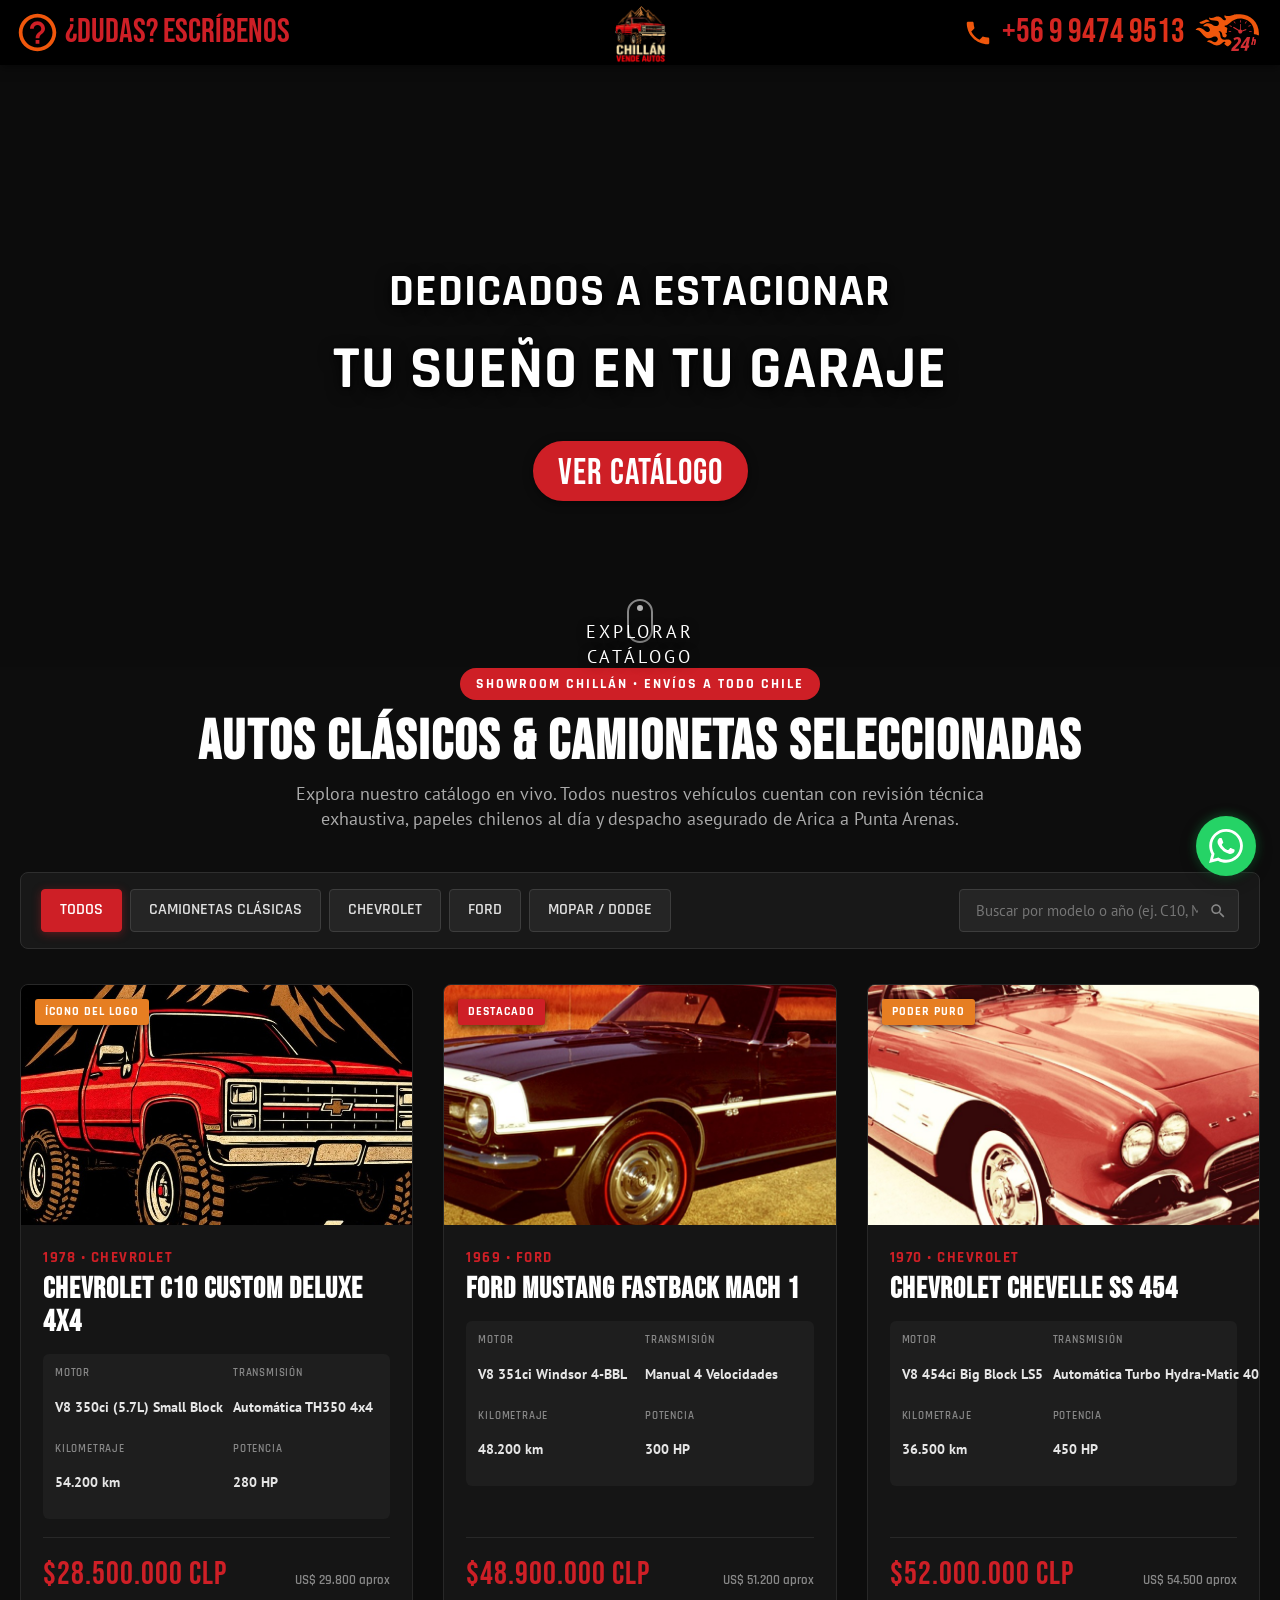
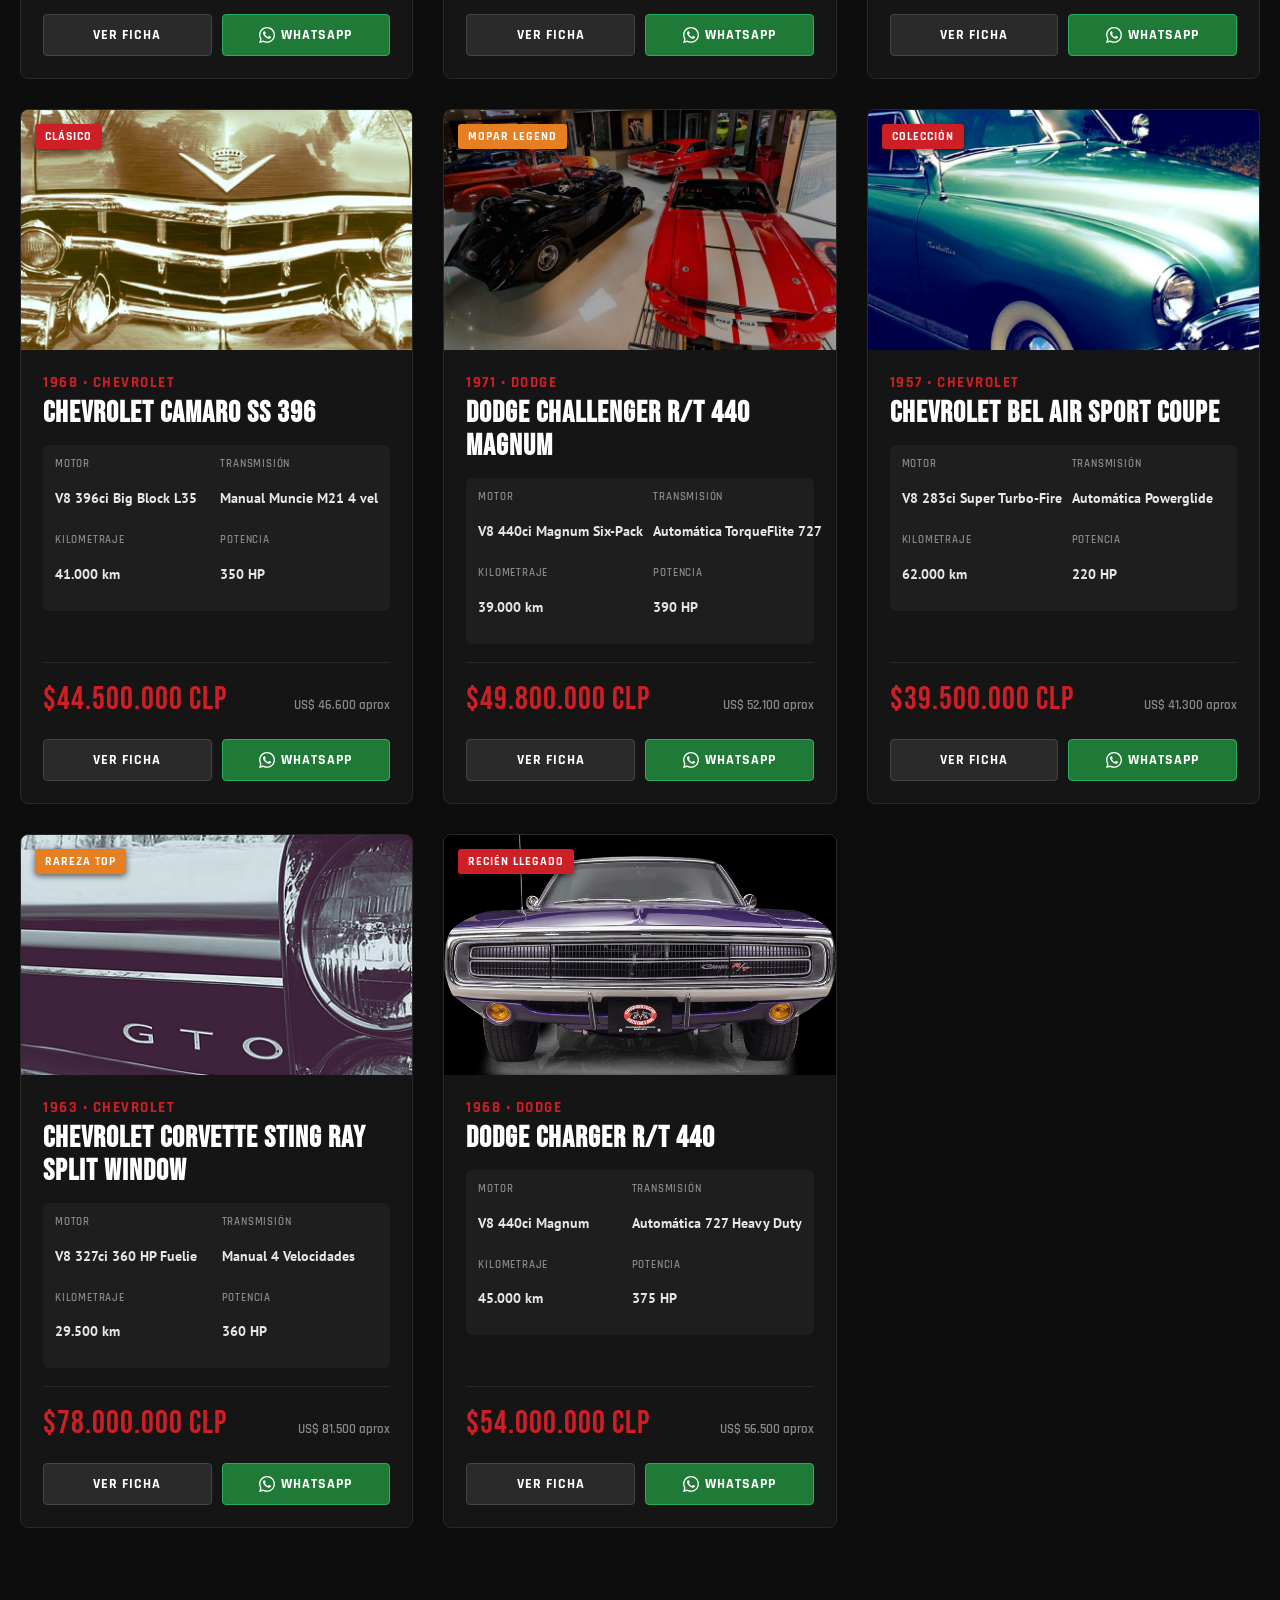
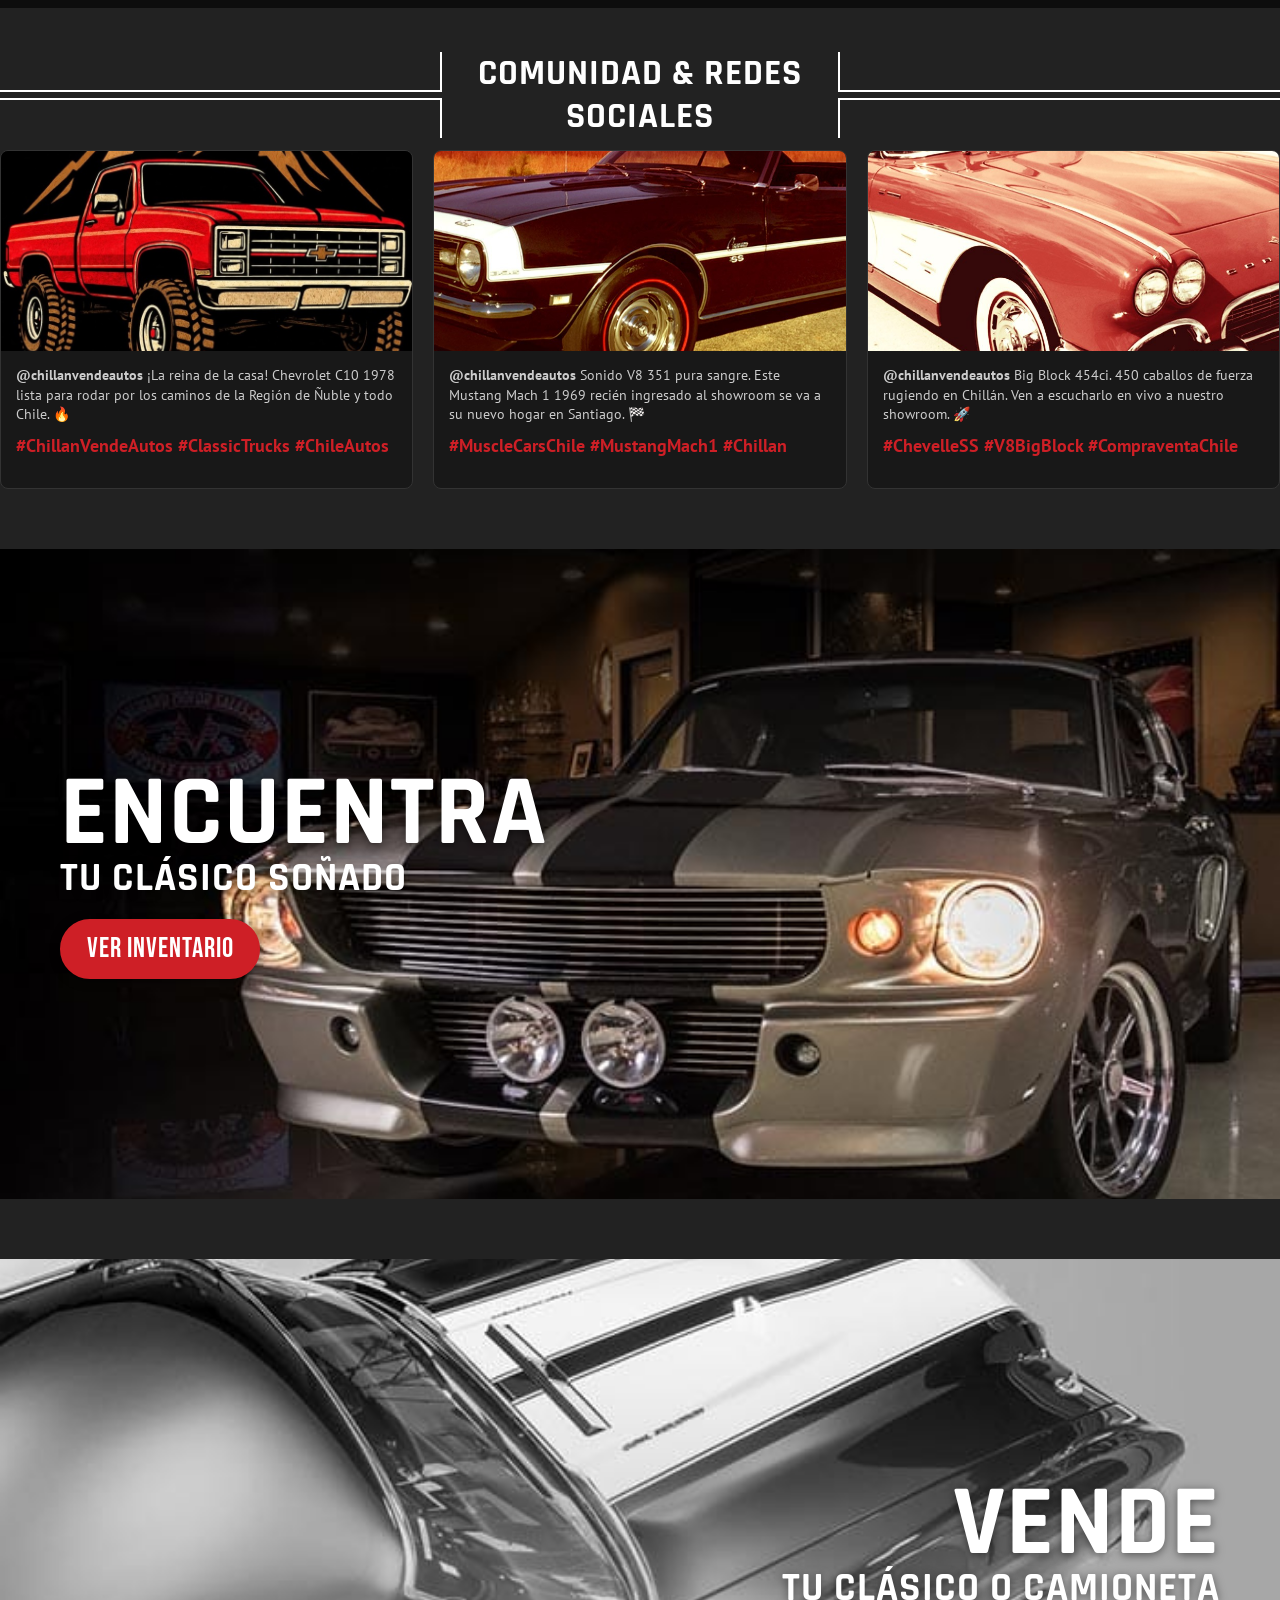
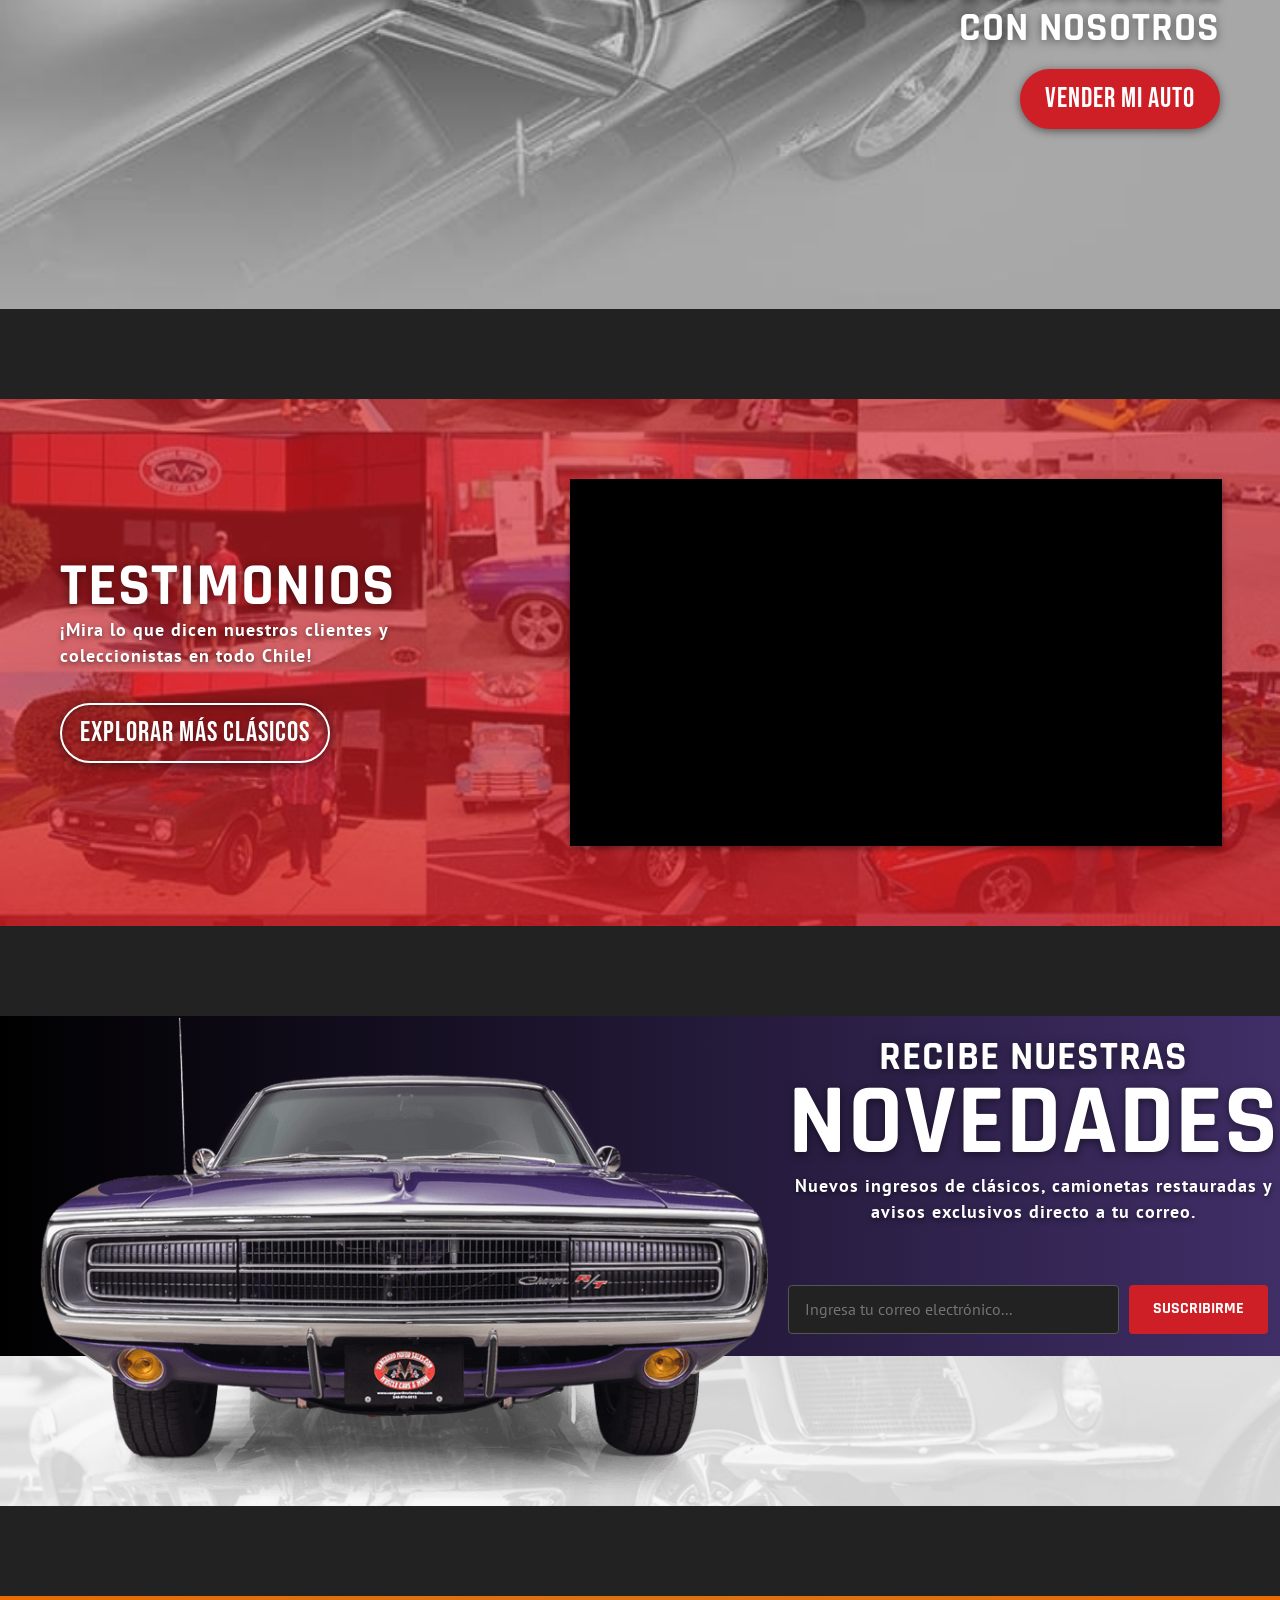
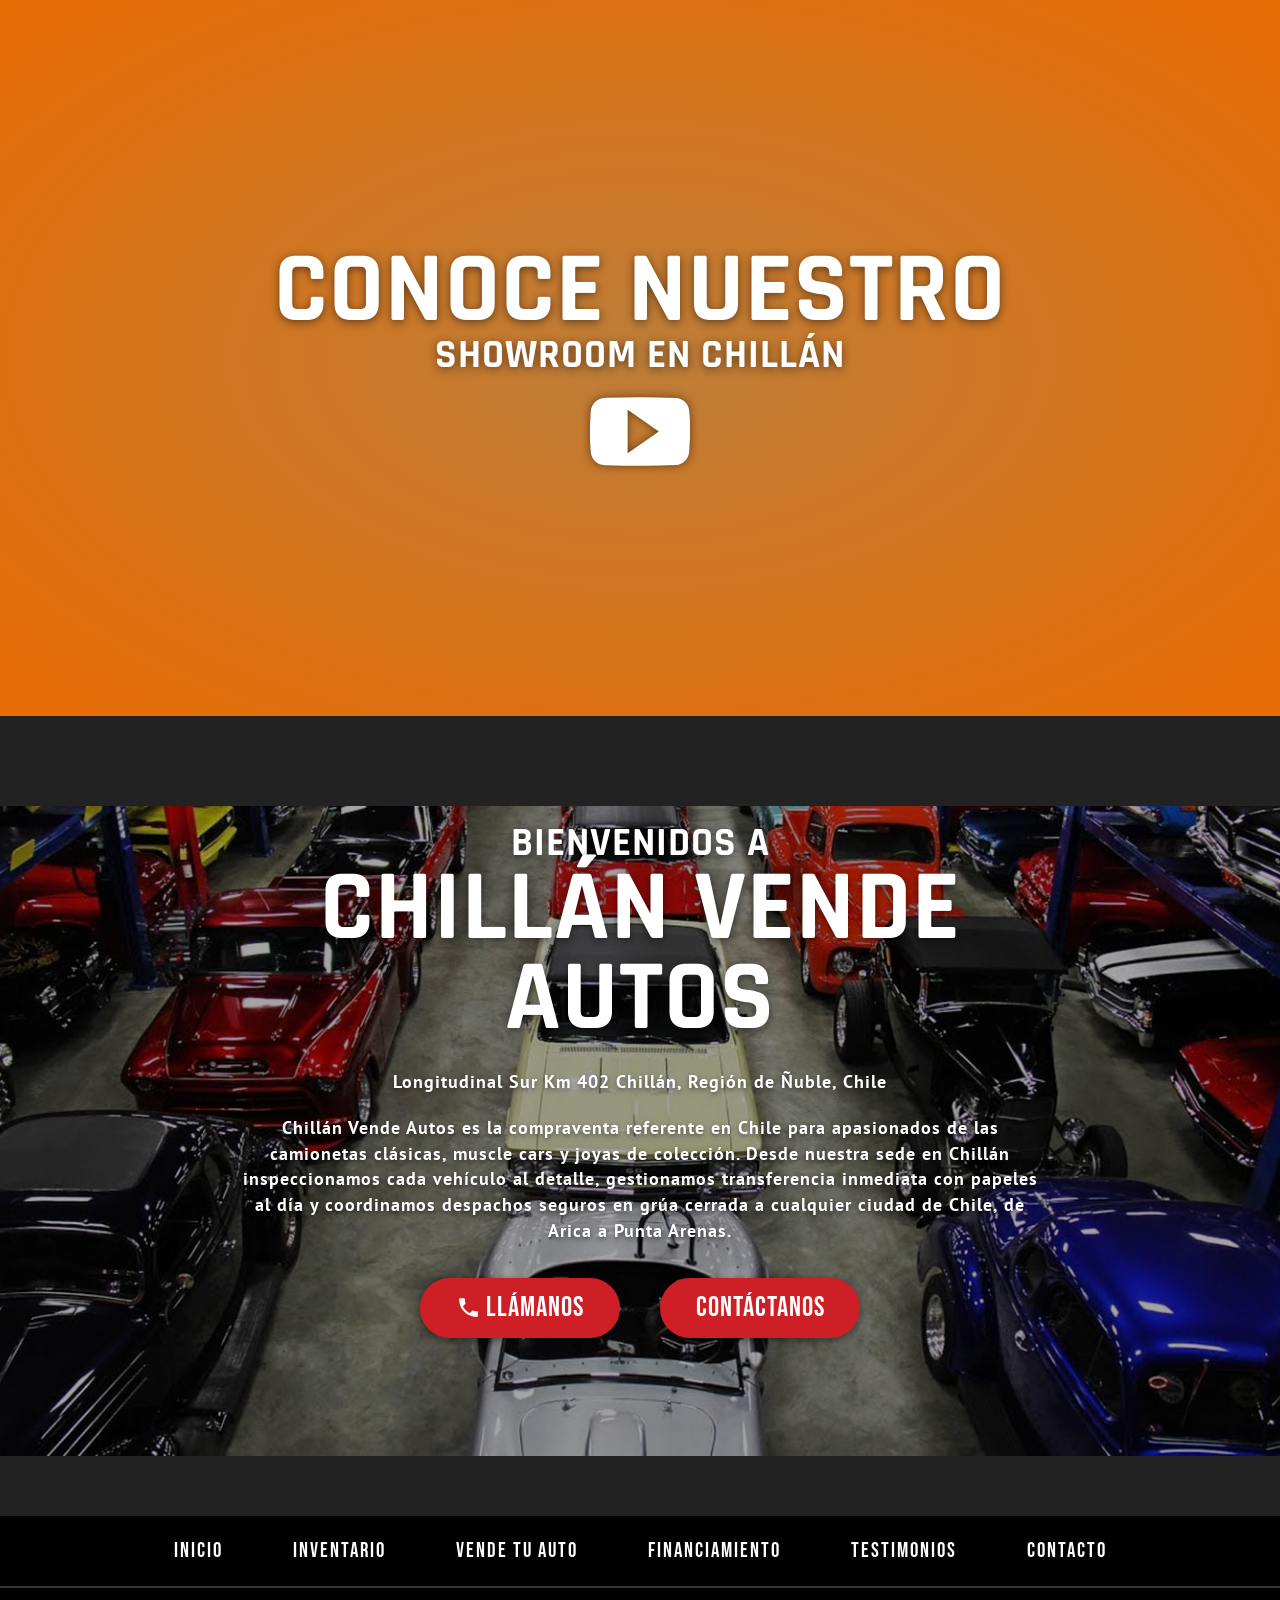
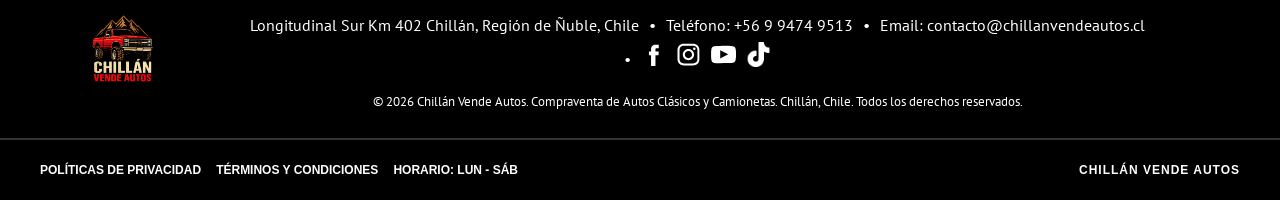
<file: index.html>
<!DOCTYPE html><html lang="es-CL" xml:lang="es-CL"><head>
<meta charset="utf-8">
<meta content="initial-scale=1,maximum-scale=5,user-scalable=yes" name="viewport">
<title>Chillán Vende Autos | Compraventa de Autos Clásicos y Seleccionados en Chile</title>
<meta content="Chillán Vende Autos es la compraventa líder de autos clásicos, muscle cars y camionetas de colección en Chillán, Región de Ñuble, Chile. Catálogo exclusivo, consignaciones y despachos a todo Chile." name="description">
<meta content="Chillán Vende Autos, autos clásicos Chile, muscle cars Chile, compraventa Chillán, camionetas clásicas, autos antiguos Chile, Ñuble autos, camionetas 4x4 antiguas" name="keywords">
<link rel="shortcut icon" href="images/favicon.ico" type="image/x-icon">
<link rel="icon" type="image/png" href="images/favicon.png">
<meta content="summary_large_image" name="twitter:card">
<meta property="og:title" content="Chillán Vende Autos | Compraventa de Clásicos en Chile">
<meta property="og:description" content="Autos clásicos, muscle cars y camionetas en Chillán, Región de Ñuble. Despachos seguros a todo Chile.">
<meta property="og:image" content="images/chillan-vende-autos-logo.jpg">
<meta content="#000000" name="theme-color">

<!-- Fonts -->
<link href="https://fonts.googleapis.com" rel="preconnect">
<link crossorigin="" href="https://fonts.gstatic.com" rel="preconnect">
<link href="https://fonts.googleapis.com/css2?family=Bebas+Neue&amp;family=PT+Sans:ital,wght@0,400;0,700;1,400;1,700&amp;family=Rajdhani:wght@300;400;500;600;700&amp;display=swap" rel="stylesheet">

<!-- Core Stylesheets -->
<link rel="stylesheet" media="all" href="css/application-0290794144b5ae98ce8b2741a3038783.css">
<link rel="stylesheet" media="all" href="css/chillan-custom.css">

<!-- Core Scripts -->
<script src="js/jquery.min.js"></script>
<script src="js/application-dd0b4217b93e1f67fc1bb25dbcafcc38.js"></script>

</head>
<body data-meta-description="Chillán Vende Autos es la compraventa líder de autos clásicos, muscle cars y camionetas de colección en Chillán, Chile." data-meta-keywords="Chillán Vende Autos, autos clásicos Chile, compraventa Chillán, muscle cars">

<!-- SVG Icons -->
<svg xmlns="http://www.w3.org/2000/svg" style="display:none">
  <symbol id="phone" fill="none" viewBox="0 0 16 16">
    <path fill="currentColor" d="M4.4,7.2c0.9,1.9,2.5,3.4,4.4,4.4l1.5-1.5c0.2-0.2,0.5-0.3,0.7-0.1c0.7,0.3,1.5,0.4,2.4,0.4
	c0.3,0,0.7,0.3,0.7,0.7v2.3c0,0.3-0.3,0.7-0.7,0.7C7.1,14,2,8.9,2,2.7C2,2.3,2.3,2,2.7,2H5c0.4,0,0.7,0.3,0.7,0.7
	c0,0.8,0.1,1.6,0.4,2.4c0.1,0.2,0,0.5-0.1,0.7L4.4,7.2z"></path>
  </symbol>

  <symbol id="mail" fill="none" viewBox="0 0 16 16">
    <path fill="currentColor" d="M13.3,2.7H2.7C1.9,2.7,1.3,3.3,1.3,4v8c0,0.7,0.6,1.3,1.3,1.3h10.7c0.7,0,1.3-0.6,1.3-1.3V4
	C14.7,3.3,14.1,2.7,13.3,2.7z M13.3,5.3L8,8.7L2.7,5.3V4L8,7.3L13.3,4V5.3z"></path>
  </symbol>

  <symbol id="arrow-right" fill="none" viewBox="0 0 25 25">
    <path fill="currentColor" d="M12.5,4.2L11,5.6l5.8,5.8H4.2v2.1h12.7L11,19.4l1.5,1.5l8.3-8.3L12.5,4.2z"></path>
  </symbol>

  <symbol id="location" fill="none" viewBox="0 0 16 16">
    <path fill="currentColor" d="M14.9552 7.05995L8.94854 1.05329C8.44854 0.553285 7.56854 0.546619 7.06188 1.05329L1.06187 7.05329C0.541875 7.57329 0.541875 8.41328 1.06187 8.93328L7.06188 14.9333C7.32188 15.1933 7.66188 15.32 8.00187 15.32C8.34188 15.32 8.68188 15.1933 8.94188 14.9333L14.9352 8.93995C15.4619 8.43329 15.4685 7.59329 14.9552 7.05995ZM8.00854 13.9933L2.00854 7.99329L8.00854 1.99329L14.0085 7.99329L8.00854 13.9933ZM5.33521 7.33329V9.99995H6.66854V7.99995H9.33521V9.66662L11.6685 7.33329L9.33521 4.99995V6.66662H6.00187C5.63521 6.66662 5.33521 6.96662 5.33521 7.33329Z"></path>
  </symbol>

  <symbol id="close" fill="none" viewBox="0 0 30 30">
    <path fill="currentColor" d="M23.75 8L22 6.25L15 13.25L8 6.25L6.25 8L13.25 15L6.25 22L8 23.75L15 16.75L22 23.75L23.75 22L16.75 15L23.75 8Z"></path>
  </symbol>

  <symbol id="search" fill="none" viewBox="0 0 24 24">
    <path fill="currentColor" d="M15.5 14h-.8l-.3-.3c1-1.1 1.6-2.6 1.6-4.2C16 5.9 13.1 3 9.5 3S3 5.9 3 9.5 5.9 16 9.5 16c1.6 0 3.1-.6 4.2-1.6l.3.3v.8l5 5 1.5-1.5-5-5Zm-6 0C7 14 5 12 5 9.5S7 5 9.5 5 14 7 14 9.5 12 14 9.5 14Z"></path>
  </symbol>

  <symbol id="instagram" fill="none" viewBox="0 0 19 19">
    <path fill="currentColor" d="M9.44 4.81a4.75 4.75 0 0 0 0 9.49 4.75 4.75 0 0 0 0-9.49Zm0 7.78a3.05 3.05 0 0 1-3.03-3.03 3.05 3.05 0 0 1 3.03-3.04 3.05 3.05 0 0 1 3.04 3.04 3.05 3.05 0 0 1-3.04 3.03Zm4.93-6.81a1.07 1.07 0 1 0 0-2.15 1.07 1.07 0 0 0 0 2.15Z"></path>
    <path fill="currentColor" d="M17.15 1.93A5.27 5.27 0 0 0 13.25.4H5.64C2.41.4.26 2.56.26 5.78v7.59c0 1.6.52 2.96 1.55 3.96a5.4 5.4 0 0 0 3.86 1.45h7.55c1.6 0 2.93-.52 3.9-1.45a5.3 5.3 0 0 0 1.51-3.92V5.78c0-1.56-.52-2.9-1.48-3.85Zm-.22 11.48a3.6 3.6 0 0 1-1 2.7c-.67.63-1.6.96-2.7.96H5.66a3.83 3.83 0 0 1-2.7-.96c-.67-.67-1-1.6-1-2.74v-7.6a3.7 3.7 0 0 1 1-2.7 3.74 3.74 0 0 1 2.7-.96h7.63a3.7 3.7 0 0 1 2.7 1c.63.67 1 1.6 1 2.67v7.63h-.07Z"></path>
  </symbol>

  <symbol id="facebook" fill="none" viewBox="0 0 9 19">
    <path fill="currentColor" d="M8.96 6.04H6.15V4.19c0-.7.44-.86.78-.86h2V.26H6.19C3.15.26 2.44 2.56 2.44 4v2.04H.67v3.15h1.77v8.92h3.7V9.2h2.53l.3-3.15Z"></path>
  </symbol>

  <symbol id="youtube" fill="none" viewBox="0 0 17 12">
    <path fill="currentColor" d="M17 4.24V7.7c0 .13 0 .27-.07.4-.06.66-.13 1.32-.26 1.92-.2.93-.91 1.6-1.76 1.72a8 8 0 0 1-1.77.2c-2.61 0-5.16.07-7.78.07-1.04 0-2.16-.13-3.2-.2a2.06 2.06 0 0 1-1.44-.86A2.93 2.93 0 0 1 .2 9.28c-.07-.53-.13-1-.13-1.52V4.3C0 4.18 0 4.1.07 3.98c.06-.67.13-1.33.26-2C.53 1 1.3.28 2.29.28 3.59.2 4.9.07 6.15.07a63.5 63.5 0 0 1 8.7.2c.78.06 1.43.53 1.7 1.25.12.4.25.8.32 1.26.06.47.06.93.13 1.46Zm-5.3 1.6L6.28 2.97v5.7l5.42-2.85Z"></path>
  </symbol>

  <symbol id="tiktok" fill="none" viewBox="0 0 20 20">
    <path fill="currentColor" d="m16 4.8c-.1-.1-.2-.1-.4-.2-.4-.2-.6-.5-.9-.8-.7-.8-.9-1.6-1-2.1s0-.8 0-.8h-3.1v12.1.5c-.1.9-.6 1.7-1.3 2.1-.5.3-1 .4-1.4.4-1.5 0-2.7-1.2-2.7-2.7s1.2-2.7 2.7-2.7c.3 0 .6 0 .8.1v-3.1c-1.6-.2-3.3.3-4.5 1.3-.6.5-1 1-1.3 1.7-.1.2-.6 1.1-.7 2.6 0 .8.2 1.7.3 2.1.1.2.4.9.8 1.5.4.5.8.9 1.3 1.3 1.5 1 3.2.9 3.2.9.3 0 1.3 0 2.4-.5 1.2-.6 1.9-1.5 1.9-1.5.4-.5.8-1.1 1.1-1.7.3-.8.4-1.6.4-2v-6.4s.6.4.6.4.7.5 1.9.8c.8.1 1.9.2 1.9.2v-3.1c-.4.1-1.2 0-2-.4z"></path>
  </symbol>
</svg>

<div id="wrap">
  <!-- NAVIGATION BAR -->
  <div class="navigation-bar">
    <div class="vanguard-container">
      <a title="Chillán Vende Autos" alt="Chillán Vende Autos" class="vanguard-nav-logo" href="#"></a>
      <div class="logo-bg"></div>
      
      <!-- Top Row -->
      <div class="navigation-top-row">
        <div class="top-left">
          <div class="ask-question">
            <a title="Consultar" class="vanguard-question" href="#" data-toggle="modal" data-target="#contact-modal">¿Dudas? Escríbenos</a>
          </div>
          <div class="mobile-phone">
            <a title="Llámanos" href="tel:+56994749513">Llámanos</a>
          </div>
        </div>
        <div class="top-right">
          <div class="phone-number">
            <a title="Llamar a Chillán Vende Autos" class="vanguard-phone" href="tel:+56994749513">
              <span>+56 9 9474 9513</span>
            </a>
          </div>
          <div class="mobile-menu-btn">
            <a title="Menú" href="#">Menú</a>
          </div>
        </div>
      </div>

      <!-- Bottom Row Menu Links -->
      <div class="navigation-bottom-row">
        <ul class="navigation-link-bar">
          <li class="current">
            <a href="#">Inicio</a>
          </li>
          <li class="dropdown">
            <a class="dropdown-toggle toggle-dropdown mobile" onclick="openNavSection(this,event)" href="#inventario">Inventario</a>
            <ul class="dropdown-menu">
              <li>
                <a href="#inventario">Disponibles</a>
              </li>
              <li>
                <a href="#inventario">Camionetas Clásicas</a>
              </li>
              <li>
                <a href="#inventario">Muscle Cars</a>
              </li>
              <li>
                <a href="#catalogo">Buscador</a>
              </li>
            </ul>
          </li>
          <li>
            <a href="#vender">Vende Tu Auto</a>
          </li>
          <li class="dropdown">
            <a class="dropdown-toggle toggle-dropdown mobile" onclick="openNavSection(this,event)" href="#financiamiento">Servicios</a>
            <ul class="dropdown-menu">
              <li>
                <a href="#financiamiento">Financiamiento</a>
              </li>
              <li>
                <a href="#vender">Consignaciones</a>
              </li>
              <li>
                <a href="#nosotros">Despacho Todo Chile</a>
              </li>
            </ul>
          </li>
          <li class="dropdown">
            <a class="dropdown-toggle toggle-dropdown mobile" onclick="openNavSection(this,event)" href="#nosotros">Nosotros</a>
            <ul class="dropdown-menu">
              <li>
                <a href="#nosotros">Quiénes Somos</a>
              </li>
              <li>
                <a href="#testimonios">Testimonios</a>
              </li>
              <li>
                <a href="#showroom">Showroom Chillán</a>
              </li>
            </ul>
          </li>
          <li>
            <a href="#contacto" data-toggle="modal" data-target="#contact-modal">Contacto</a>
          </li>
        </ul>
      </div>
    </div>
  </div>

  <!-- MAIN CONTENT -->
  <div id="content">
    
    <!-- HERO SECTION WITH VIDEO BACKGROUND -->
    <div class="cycler-box">
      <div class="text-box">
        <h1 class="shadow line1">
          Dedicados a Estacionar
        </h1>
        <h1 class="shadow line2">
          Tu Sueño en Tu Garaje
        </h1>
        <a title="Ver Inventario" class="vanguard-btn lg" href="#inventario">Ver Catálogo</a>
      </div>
      
      <a title="Bajar" class="scroll-down" href="#inventario">
        <div class="icon"></div>
        <span>Explorar Catálogo</span>
      </a>

      <div id="cycler-2">
        <video autoplay="" loop="" muted="" playsinline="">
          <source src="media/homepage-v2.mp4" type="video/mp4">
        </video>
        <div class="cycler-bg-img"></div>
      </div>
      
      <div id="hidden-cycler-2">
        <img alt="Chillán Vende Autos" src="images/hidden-slide-ff17f66a343c076c066c44eb861b3343.gif">
      </div>
    </div>

    <div id="scroll"></div>

    <!-- EXCLUSIVE INVENTORY / SHOWROOM SECTION -->
    <section class="cva-inventory-section" id="inventario">
      <div class="cva-container">
        
        <div class="cva-header">
          <span class="cva-badge-pill">Showroom Chillán • Envíos a Todo Chile</span>
          <h2>Autos Clásicos &amp; Camionetas Seleccionadas</h2>
          <p>Explora nuestro catálogo en vivo. Todos nuestros vehículos cuentan con revisión técnica exhaustiva, papeles chilenos al día y despacho asegurado de Arica a Punta Arenas.</p>
        </div>

        <!-- Filter & Search Controls -->
        <div class="cva-controls">
          <div class="cva-filter-pills">
            <button class="cva-pill-btn active" data-filter="all">Todos</button>
            <button class="cva-pill-btn" data-filter="camionetas">Camionetas Clásicas</button>
            <button class="cva-pill-btn" data-filter="chevrolet">Chevrolet</button>
            <button class="cva-pill-btn" data-filter="ford">Ford</button>
            <button class="cva-pill-btn" data-filter="mopar">Mopar / Dodge</button>
          </div>
          <div class="cva-search-wrap">
            <input type="text" id="cva-car-search" placeholder="Buscar por modelo o año (ej. C10, Mustang)...">
            <svg viewBox="0 0 24 24"><path d="M15.5 14h-.8l-.3-.3c1-1.1 1.6-2.6 1.6-4.2C16 5.9 13.1 3 9.5 3S3 5.9 3 9.5 5.9 16 9.5 16c1.6 0 3.1-.6 4.2-1.6l.3.3v.8l5 5 1.5-1.5-5-5Zm-6 0C7 14 5 12 5 9.5S7 5 9.5 5 14 7 14 9.5 12 14 9.5 14Z"/></svg>
          </div>
        </div>

        <!-- Dynamic Car Grid (populated by chillan-app.js) -->
        <div class="cva-grid" id="cva-cars-grid">
          <!-- Injected via JavaScript -->
        </div>

      </div>
    </section>

    <!-- SOCIAL FEED SECTION -->
    <div class="vanguard-wrap flex vanguard-desktop-featured">
      <div class="section-title-row">
        <h2 class="featured-title">
          Comunidad &amp; Redes Sociales
          <div class="section-title-side-line left"></div>
          <div class="section-title-side-line right"></div>
        </h2>
      </div>
      
      <div class="cva-social-grid">
        <div class="cva-social-post">
          <img src="images/car-c10.jpg" alt="Entrega C10 en Chillán">
          <div class="cva-social-caption">
            <strong>@chillanvendeautos</strong> ¡La reina de la casa! Chevrolet C10 1978 lista para rodar por los caminos de la Región de Ñuble y todo Chile. 🔥
            <span class="cva-social-tag">#ChillanVendeAutos #ClassicTrucks #ChileAutos</span>
          </div>
        </div>
        <div class="cva-social-post">
          <img src="images/car-mustang-69.jpg" alt="Mustang Mach 1">
          <div class="cva-social-caption">
            <strong>@chillanvendeautos</strong> Sonido V8 351 pura sangre. Este Mustang Mach 1 1969 recién ingresado al showroom se va a su nuevo hogar en Santiago. 🏁
            <span class="cva-social-tag">#MuscleCarsChile #MustangMach1 #Chillan</span>
          </div>
        </div>
        <div class="cva-social-post">
          <img src="images/car-chevelle-70.jpg" alt="Chevelle SS 454">
          <div class="cva-social-caption">
            <strong>@chillanvendeautos</strong> Big Block 454ci. 450 caballos de fuerza rugiendo en Chillán. Ven a escucharlo en vivo a nuestro showroom. 🚀
            <span class="cva-social-tag">#ChevelleSS #V8BigBlock #CompraventaChile</span>
          </div>
        </div>
      </div>
    </div>

    <!-- FIND SECTION -->
    <div class="hp-section-row bg find" id="catalogo">
      <div class="col-l">
        <h1 class="shadow line1">
          Encuentra
        </h1>
        <h1 class="shadow line2">
          Tu Clásico Soñado
        </h1>
        <a title="Ver Inventario" class="vanguard-btn" href="#inventario">Ver Inventario</a>
      </div>
      <div class="col-r"></div>
    </div>

    <!-- SELL SECTION -->
    <div class="hp-section-row bg sell" id="vender">
      <div class="col-l"></div>
      <div class="col-r">
        <h1 class="shadow line1">
          Vende
        </h1>
        <h1 class="shadow line2">
          Tu Clásico o Camioneta con Nosotros
        </h1>
        <a title="Vender mi Vehículo" class="vanguard-btn" href="#" data-toggle="modal" data-target="#contact-modal">Vender mi Auto</a>
      </div>
    </div>

    <!-- TESTIMONIALS SECTION -->
    <div class="hp-section-row bg reviews videos" id="testimonios">
      <div class="col-l">
        <h1 class="shadow line1">
          Testimonios
        </h1>
        <p class="shadow">
          ¡Mira lo que dicen nuestros clientes y coleccionistas en todo Chile!
        </p>
        <a title="Ver Catálogo" class="vanguard-btn-2 white" style="max-width: 380px;" href="#inventario">Explorar Más Clásicos</a>
      </div>
      <div class="col-r">
        <div class="vanguard-testimonials-select-wrap video-size">
          <div class="testimonials-text-box video-size">
            <div class="vanguard-hp-video">
              <div class="embed-responsive embed-responsive-16by9">
                <iframe allowfullscreen="" class="embed-responsive-item vidHP2" frameborder="0" referrerpolicy="strict-origin-when-cross-origin" src="https://www.youtube.com/embed/mvLDKqjStE0?rel=0&amp;showinfo=0"></iframe>
              </div>
            </div>
          </div>
        </div>
      </div>
    </div>

    <!-- NEWS & NEWSLETTER SECTION -->
    <div class="hp-section-row bg news" id="financiamiento">
      <div class="col-l">
        <div class="news-vehicle">
          <img alt="Chillán Vende Autos Dodge Charger R/T" src="images/charger-rt-8d463037febb39709aed46b70a0e1308.png">
        </div>
      </div>
      <div class="col-r">
        <h1 class="shadow line2">
          Recibe Nuestras
        </h1>
        <h1 class="shadow line1">
          Novedades
        </h1>
        <p class="shadow">
          Nuevos ingresos de clásicos, camionetas restauradas y avisos exclusivos directo a tu correo.
        </p>
        
        <form id="cva-newsletter-form" class="cva-newsletter-box">
          <input type="email" id="cva-newsletter-email" required placeholder="Ingresa tu correo electrónico...">
          <button type="submit">Suscribirme</button>
        </form>
      </div>
    </div>
    
    <div class="hp-section-row bg news-floor"></div>

    <!-- SHOWROOM VIDEO SECTION -->
    <div class="hp-section-row bg watch-video" id="showroom">
      <div class="hp-videowidth">
        <video class="hp-video" loop="" muted="" playsinline="">
          <source src="media/30-sec-about-us.mp4" type="video/mp4">
        </video>
        <a class="yt-video-click" target="_blank" rel="noopener" href="https://www.youtube.com/watch?v=Km61TcJnd_w">
          <div class="col-full center">
            <h1 class="shadow line1">
              Conoce Nuestro
            </h1>
            <h1 class="shadow line2">
              Showroom en Chillán
            </h1>
            <div class="play-btn"></div>
          </div>
        </a>
      </div>
    </div>

    <!-- ABOUT US SECTION -->
    <div class="hp-section-row bg about" id="nosotros">
      <div class="col-full center">
        <div class="box-wrap">
          <h1 class="shadow line2">
            Bienvenidos a
          </h1>
          <h1 class="shadow line1">
            Chillán Vende Autos
          </h1>
          <a target="_blank" rel="noreferrer" title="Dirección en Chillán" class="link shadow" href="https://maps.google.com/?q=Chillan+Chile">
            <span>Longitudinal Sur Km 402</span>
            <span></span>
            <span>Chillán, Región de Ñuble, Chile</span>
          </a>
          <p class="shadow">
            Chillán Vende Autos es la compraventa referente en Chile para apasionados de las camionetas clásicas, muscle cars y joyas de colección. Desde nuestra sede en Chillán inspeccionamos cada vehículo al detalle, gestionamos transferencia inmediata con papeles al día y coordinamos despachos seguros en grúa cerrada a cualquier ciudad de Chile, de Arica a Punta Arenas.
          </p>
        </div>
        <div class="btn-row">
          <a title="Llámanos" class="vanguard-btn phone" href="tel:+56994749513">
            <img src="images/phone-w.svg" alt="Teléfono">
            Llámanos
          </a>
          <a title="Contáctanos" class="vanguard-btn" href="#" data-toggle="modal" data-target="#contact-modal">Contáctanos</a>
        </div>
      </div>
    </div>

  </div> <!-- /#content -->

  <!-- FOOTER -->
  <div id="footer">
    <div class="vanguard-wrap footer-top-row">
      <div class="footer-links">
        <ul class="navigation-link-bar">
          <li>
            <a href="#">Inicio</a>
          </li>
          <li>
            <a href="#inventario">Inventario</a>
          </li>
          <li>
            <a href="#vender">Vende Tu Auto</a>
          </li>
          <li>
            <a href="#financiamiento">Financiamiento</a>
          </li>
          <li>
            <a href="#testimonios">Testimonios</a>
          </li>
          <li>
            <a href="#contacto" data-toggle="modal" data-target="#contact-modal">Contacto</a>
          </li>
        </ul>
      </div>

      <div class="footer-address">
        <div class="max-width">
          <div class="col-1">
            <a title="Chillán Vende Autos - Compraventa de Autos Clásicos" href="#">
              <img alt="Chillán Vende Autos" src="images/chillan-logo-nav.png" style="max-height: 85px; width: auto;">
            </a>
          </div>
          <div class="col-2">
            <a target="_blank" rel="noreferrer" class="footer-address-link" title="Ubicación" href="https://maps.google.com/?q=Chillan+Chile">
              <span class="line-1">Longitudinal Sur Km 402</span>
              <span class="line-2">Chillán, Región de Ñuble, Chile</span>
            </a>
            <span class="bp">•</span>
            <span class="footer-phone"><a title="Llamar" href="tel:+56994749513">Teléfono: +56 9 9474 9513</a></span>
            <span class="bp">•</span>
            <span class="footer-phone"><a title="Escribir Correo" href="mailto:contacto@chillanvendeautos.cl">Email: contacto@chillanvendeautos.cl</a></span>
            
            <div class="footer-social">
              <span class="bp">•</span>
              <div class="social-links">
                <a target="_blank" class="facebook-i" title="Facebook Chillán Vende Autos" rel="noreferrer" href="https://facebook.com"></a>
                <a target="_blank" class="instagram-i" title="Instagram @chillanvendeautos" rel="noreferrer" href="https://instagram.com"></a>
                <a target="_blank" class="youtube-i" title="YouTube Chillán Vende Autos" rel="noreferrer" href="https://youtube.com"></a>
                <a class="tiktok-i" target="_blank" title="TikTok @chillanvendeautos" href="https://tiktok.com"></a>
              </div>
            </div>

            <div class="privacy-row">
              <span>
                © 2026 Chillán Vende Autos. Compraventa de Autos Clásicos y Camionetas. Chillán, Chile. Todos los derechos reservados.
              </span>
            </div>
          </div>
        </div>
      </div>
    </div>
  </div>

  <!-- STANDARD FOOTER COPYRIGHT -->
  <div class="sd-standard-footer">
    <div class="sd-container">
      <div class="sd-copy-row">
        <a title="Políticas de Privacidad" href="#">Políticas de Privacidad</a>
        <a title="Términos y Condiciones" href="#">Términos y Condiciones</a>
        <a title="Horarios: Lun a Vie 09:00 - 18:30 | Sáb 10:00 - 14:00" href="#">Horario: Lun - Sáb</a>
      </div>
      <div class="built-by-sd-logo">
        <a title="Chillán Vende Autos" href="#">Chillán Vende Autos
          <span>Chile</span>
        </a>
      </div>
    </div>
  </div>

</div> <!-- /#wrap -->

<!-- CONTACT MODAL -->
<div class="modal fade" id="contact-modal" role="dialog" tabindex="-1">
  <div class="modal-dialog modal-dialog-centered" role="document">
    <div class="modal-content-container">
      <button aria-label="Cerrar" class="close" data-dismiss="modal" id="contact-modal-close" type="button"></button>
      <div class="modal-body">
        <form class="form-horizontal contact_form" role="form" action="#" method="post">
          <div class="form-top">
            <h2>Escríbenos un Mensaje</h2>
            <p class="required-text">* = Campos Obligatorios</p>
          </div>
          <div class="form-body">
            <div class="form-body__column">
              <div class="form-group">
                <label for="contact_name">Nombre</label>
                <input placeholder="Nombre *" autocomplete="given-name" required="required" type="text" name="contact[name]" id="contact_name">
              </div>
            </div>
            <div class="form-body__column">
              <div class="form-group">
                <label for="contact_last_name">Apellido</label>
                <input placeholder="Apellido *" autocomplete="family-name" required="required" type="text" name="contact[last_name]" id="contact_last_name">
              </div>
            </div>
            <div class="form-body__column">
              <div class="form-group">
                <label for="contact_email">Correo Electrónico</label>
                <input placeholder="Correo Electrónico *" type="email" autocomplete="email" required="required" name="contact[email]" id="contact_email">
              </div>
            </div>
            <div class="form-body__column">
              <div class="form-group">
                <label for="contact_phone">Teléfono / WhatsApp</label>
                <input placeholder="+56 9 1234 5678 *" type="tel" autocomplete="tel-national" required="required" name="contact[phone]" id="contact_phone">
              </div>
            </div>
            <div class="form-body__2column">
              <div class="form-group text-box">
                <label for="contact_comment">Mensaje o Vehículo de Interés</label>
                <textarea rows="3" placeholder="Cuéntanos qué vehículo te interesa o los datos del auto que quieres vender..." name="contact[comment]" id="contact_comment"></textarea>
              </div>
            </div>
            <div class="form-body__2column">
              <div class="form-group vanguard-newsletter-form-signup vanguard-checked">
                Quiero recibir alertas de nuevos ingresos de clásicos
              </div>
            </div>
            <div class="form-body__submit">
              <input type="submit" name="commit" value="Enviar Mensaje" class="vanguard-btn no-shadow form-submit">
            </div>
          </div>
        </form>

        <div class="contact-success l-flash-success" style="display:none;">
          <div class="check-mark">
            <svg fill="none" height="120" viewBox="0 0 160 160" width="120">
              <circle cx="80" cy="80" r="70" stroke="#27ae60" stroke-width="8" fill="none"/>
              <path d="M45 80 L70 105 L115 55" stroke="#27ae60" stroke-width="10" stroke-linecap="round" stroke-linejoin="round" fill="none"/>
            </svg>
          </div>
          <div class="submitted-text">
            <h2>¡Tu mensaje ha sido enviado exitosamente!</h2>
          </div>
          <div class="cta-row" style="margin-top: 20px;">
            <a class="vanguard-btn no-shadow" title="Cerrar" data-dismiss="modal" href="#">Aceptar</a>
          </div>
        </div>

      </div>
    </div>
  </div>
</div>

<!-- TEXT MESSAGE / WHATSAPP MODAL -->
<div class="modal fade" id="text-message-modal" role="dialog" tabindex="-1">
  <div class="modal-dialog modal-dialog-centered" role="document">
    <div class="text-modal-content-container">
      <button aria-label="Cerrar" class="close" data-dismiss="modal" id="modal-close" type="button">
        <div class="icon-style">
          <svg viewBox="0 0 18 18"><path d="m20.2 10.8-1.1-1.1-4.1 4.2-4.2-4.2-1.1 1.1 4.2 4.2-4.2 4.2 1.1 1.1 4.2-4.2 4.2 4.2 1.1-1.1-4.2-4.2z"></path></svg>
        </div>
      </button>
      <div class="modal-body">
        <form class="form-horizontal contact_form text-message-widget-form" role="form" action="#" method="post">
          <fieldset>
            <div class="text-title">
              <span>Escríbenos a</span>
              <span>WhatsApp / Mensaje</span>
            </div>
            <div class="form-group">
              <label for="quick_name">Nombre</label>
              <div>
                <input placeholder="Tu nombre..." class="form-control" required="required" type="text" name="contact[name]" id="quick_name">
              </div>
            </div>
            <div class="form-group">
              <label for="quick_phone">Teléfono / WhatsApp</label>
              <div>
                <input placeholder="+56 9 1234 5678" class="form-control" required="required" type="text" name="contact[phone]" id="quick_phone">
              </div>
            </div>
            <div class="form-group" style="margin-top: 20px;">
              <input type="submit" value="Contactar Asesor" class="text-send-btn" title="Contactar">
            </div>
          </fieldset>
        </form>
        <div class="contact-success l-flash-success" id="text-success" style="display:none; text-align: center; padding: 20px;">
          <div class="success-message" style="font-size: 22px; color: #fff; margin-bottom: 15px;">
            ¡Mensaje Recibido!
          </div>
          <button aria-label="Cerrar" class="close" data-dismiss="modal" id="btn-modal-close" type="button" style="background:#ce1f26; color:#fff; padding:10px 20px; border-radius:4px; opacity:1;">
            Volver al Catálogo
          </button>
        </div>
      </div>
    </div>
  </div>
</div>

<!-- CAR DETAIL MODAL -->
<div class="modal fade" id="cva-car-modal" role="dialog" tabindex="-1">
  <div class="modal-dialog modal-dialog-centered" role="document">
    <div class="modal-content">
      <div class="modal-header">
        <button type="button" class="close" data-dismiss="modal" style="color: #fff; opacity: 0.8; font-size: 32px; position: absolute; right: 20px; top: 15px;">&times;</button>
        <h3 id="cva-modal-title">1978 Chevrolet C10 Custom</h3>
      </div>
      <div class="modal-body">
        <div class="cva-modal-gallery">
          <img id="cva-modal-img" src="images/car-c10.jpg" alt="Detalle del Auto">
        </div>
        
        <p id="cva-modal-desc" style="color: #ddd; font-size: 16px; line-height: 1.6;"></p>

        <table class="cva-modal-table">
          <tbody>
            <tr>
              <th>Motor:</th>
              <td id="cva-modal-engine">V8 350ci Small Block</td>
            </tr>
            <tr>
              <th>Transmisión:</th>
              <td id="cva-modal-trans">Automática TH350</td>
            </tr>
            <tr>
              <th>Potencia:</th>
              <td id="cva-modal-hp">280 HP</td>
            </tr>
            <tr>
              <th>Kilometraje:</th>
              <td id="cva-modal-km">54.200 km</td>
            </tr>
            <tr>
              <th>Color:</th>
              <td id="cva-modal-color">Rojo / Negro</td>
            </tr>
            <tr>
              <th>Precio:</th>
              <td id="cva-modal-price" style="color: #ce1f26; font-size: 20px;">$28.500.000 CLP</td>
            </tr>
            <tr>
              <th>Ubicación &amp; Despacho:</th>
              <td>Showroom Chillán • Despacho en grúa a todo Chile</td>
            </tr>
          </tbody>
        </table>

        <div class="cva-modal-footer-btns">
          <a id="cva-modal-wsp-btn" href="#" target="_blank" rel="noopener" class="cva-btn-wsp" style="padding: 14px 20px; font-size: 16px; flex: 1;">
            <svg width="20" height="20" fill="currentColor" viewBox="0 0 24 24"><path d="M.057 24l1.687-6.163c-1.041-1.804-1.588-3.849-1.587-5.946.003-6.556 5.338-11.891 11.893-11.891 3.181.001 6.167 1.24 8.413 3.488 2.245 2.248 3.481 5.236 3.48 8.414-.003 6.557-5.338 11.892-11.893 11.892-1.99-.001-3.951-.5-5.688-1.448l-6.305 1.654zm6.597-3.807c1.676.995 3.276 1.591 5.392 1.592 5.448 0 9.886-4.434 9.889-9.885.002-5.462-4.415-9.89-9.881-9.892-5.452 0-9.887 4.434-9.889 9.884-.001 2.225.651 3.891 1.746 5.634l-.999 3.648 3.742-.981zm11.387-5.464c-.074-.124-.272-.198-.57-.347-.297-.149-1.758-.868-2.031-.967-.272-.099-.47-.149-.669.149-.198.297-.768.967-.941 1.165-.173.198-.347.223-.644.074-.297-.149-1.255-.462-2.39-1.475-.883-.788-1.48-1.761-1.653-2.059-.173-.297-.018-.458.13-.606.134-.133.297-.347.446-.521.151-.172.2-.296.3-.495.099-.198.05-.372-.025-.521-.075-.148-.669-1.611-.916-2.206-.242-.579-.487-.501-.669-.51l-.57-.01c-.198 0-.52.074-.792.372s-1.04 1.016-1.04 2.479 1.065 2.876 1.213 3.074c.149.198 2.095 3.2 5.076 4.487.709.306 1.263.489 1.694.626.712.226 1.36.194 1.872.118.571-.085 1.758-.719 2.006-1.413.248-.695.248-1.29.173-1.414z"/></svg>
            Consultar por WhatsApp
          </a>
          <button type="button" class="cva-btn-detail" data-dismiss="modal" style="padding: 14px 20px; font-size: 16px;">
            Cerrar Ficha
          </button>
        </div>
      </div>
    </div>
  </div>
</div>

<!-- FLOATING WHATSAPP BUTTON -->
<a href="https://wa.me/56994749513?text=Hola%20Chill%C3%A1n%20Vende%20Autos!%20Me%20gustar%C3%ADa%20hacer%20una%20consulta." target="_blank" rel="noopener" class="cva-float-whatsapp" title="Escríbenos a WhatsApp (+56 9 9474 9513)">
  <svg viewBox="0 0 24 24"><path d="M.057 24l1.687-6.163c-1.041-1.804-1.588-3.849-1.587-5.946.003-6.556 5.338-11.891 11.893-11.891 3.181.001 6.167 1.24 8.413 3.488 2.245 2.248 3.481 5.236 3.48 8.414-.003 6.557-5.338 11.892-11.893 11.892-1.99-.001-3.951-.5-5.688-1.448l-6.305 1.654zm6.597-3.807c1.676.995 3.276 1.591 5.392 1.592 5.448 0 9.886-4.434 9.889-9.885.002-5.462-4.415-9.89-9.881-9.892-5.452 0-9.887 4.434-9.889 9.884-.001 2.225.651 3.891 1.746 5.634l-.999 3.648 3.742-.981zm11.387-5.464c-.074-.124-.272-.198-.57-.347-.297-.149-1.758-.868-2.031-.967-.272-.099-.47-.149-.669.149-.198.297-.768.967-.941 1.165-.173.198-.347.223-.644.074-.297-.149-1.255-.462-2.39-1.475-.883-.788-1.48-1.761-1.653-2.059-.173-.297-.018-.458.13-.606.134-.133.297-.347.446-.521.151-.172.2-.296.3-.495.099-.198.05-.372-.025-.521-.075-.148-.669-1.611-.916-2.206-.242-.579-.487-.501-.669-.51l-.57-.01c-.198 0-.52.074-.792.372s-1.04 1.016-1.04 2.479 1.065 2.876 1.213 3.074c.149.198 2.095 3.2 5.076 4.487.709.306 1.263.489 1.694.626.712.226 1.36.194 1.872.118.571-.085 1.758-.719 2.006-1.413.248-.695.248-1.29.173-1.414z"/></svg>
</a>

<!-- Chillan Custom Interactive Script -->
<script src="js/chillan-app.js"></script>

</body></html>
</file>
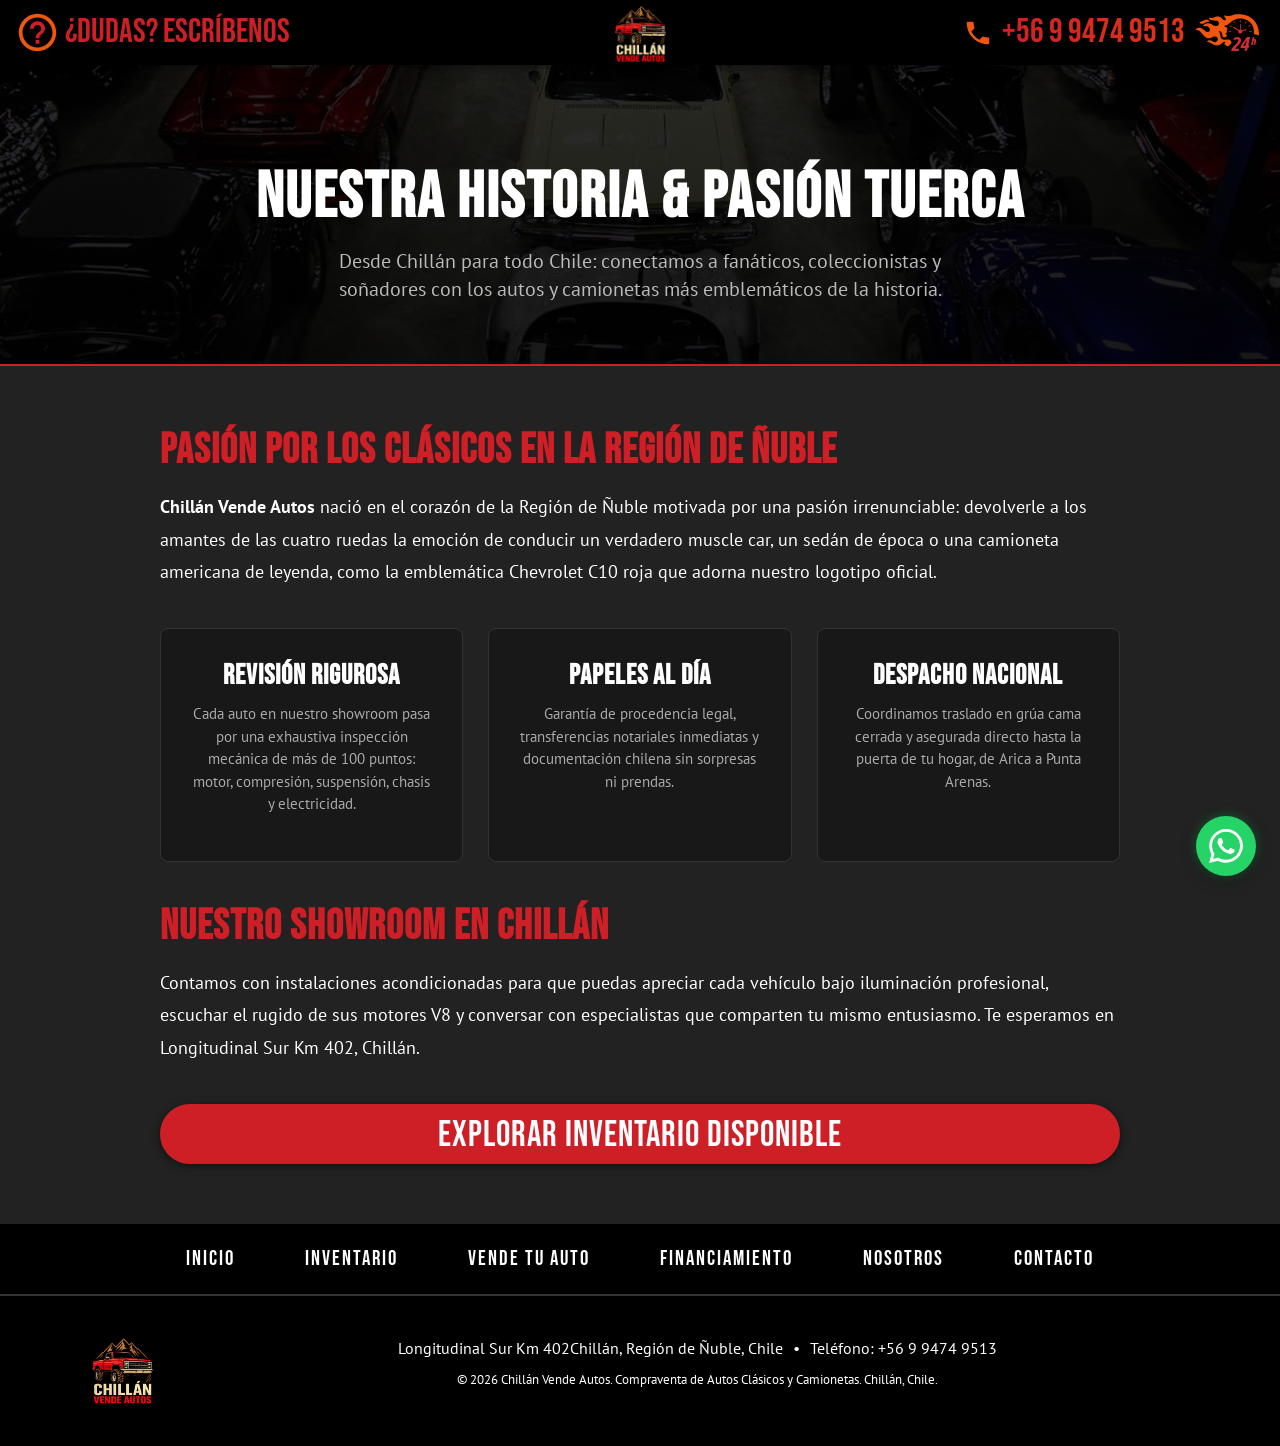
<file: about-us/index.html>
<!DOCTYPE html><html lang="es-CL"><head>
<meta charset="utf-8">
<meta content="initial-scale=1,maximum-scale=5,user-scalable=yes" name="viewport">
<title>Quiénes Somos | Chillán Vende Autos</title>
<meta content="Conoce la historia y el equipo de Chillán Vende Autos, compraventa líder de vehículos clásicos y camionetas en Chillán, Chile." name="description">
<link rel="shortcut icon" href="../images/favicon.ico" type="image/x-icon">
<link rel="icon" type="image/png" href="../images/favicon.png">
<meta content="#000000" name="theme-color">

<link href="https://fonts.googleapis.com/css2?family=Bebas+Neue&amp;family=PT+Sans:ital,wght@0,400;0,700;1,400;1,700&amp;family=Rajdhani:wght@300;400;500;600;700&amp;display=swap" rel="stylesheet">
<link rel="stylesheet" media="all" href="../css/application-0290794144b5ae98ce8b2741a3038783.css">
<link rel="stylesheet" media="all" href="../css/chillan-custom.css">

<style>
.cva-page-banner {
  background: linear-gradient(rgba(0,0,0,0.8), rgba(0,0,0,0.9)), url('../images/about-video-bg-fdfa24c8e8f0465867ed625b5a19ca4f.jpg') center/cover;
  padding: 160px 20px 60px 20px;
  text-align: center;
  border-bottom: 2px solid #ce1f26;
}
.cva-page-banner h1 {
  font-family: 'Bebas Neue', sans-serif;
  font-size: 64px;
  color: #fff;
  letter-spacing: 2px;
  margin: 0 0 10px 0;
}
.cva-page-banner p {
  color: #bbb;
  font-size: 20px;
  max-width: 650px;
  margin: 0 auto;
}
.cva-about-section {
  max-width: 1000px;
  margin: 60px auto;
  padding: 0 20px;
  color: #ddd;
  font-size: 18px;
  line-height: 1.8;
}
.cva-about-section h2 {
  font-family: 'Bebas Neue', sans-serif;
  font-size: 42px;
  color: #ce1f26;
  margin-top: 35px;
  margin-bottom: 15px;
}
.cva-values-grid {
  display: grid;
  grid-template-columns: repeat(auto-fit, minmax(260px, 1fr));
  gap: 25px;
  margin: 40px 0;
}
.cva-value-card {
  background: #181818;
  border: 1px solid #333;
  padding: 30px;
  border-radius: 8px;
  text-align: center;
}
.cva-value-card h3 {
  font-family: 'Bebas Neue', sans-serif;
  font-size: 28px;
  color: #fff;
  margin-bottom: 10px;
}
.cva-value-card p {
  color: #aaa;
  font-size: 15px;
  line-height: 1.5;
}
</style>

<script src="../js/jquery.min.js"></script>
<script src="../js/application-dd0b4217b93e1f67fc1bb25dbcafcc38.js"></script>
</head>
<body>

<div id="wrap">
  <!-- NAVIGATION BAR -->
  <div class="navigation-bar">
    <div class="vanguard-container">
      <a title="Chillán Vende Autos" class="vanguard-nav-logo" href="../"></a>
      <div class="logo-bg"></div>
      
      <div class="navigation-top-row">
        <div class="top-left">
          <div class="ask-question">
            <a title="Consultar" class="vanguard-question" href="../contact">¿Dudas? Escríbenos</a>
          </div>
          <div class="mobile-phone">
            <a title="Llámanos" href="tel:+56994749513">Llámanos</a>
          </div>
        </div>
        <div class="top-right">
          <div class="phone-number">
            <a title="Llamar" class="vanguard-phone" href="tel:+56994749513">
              <span>+56 9 9474 9513</span>
            </a>
          </div>
          <div class="mobile-menu-btn">
            <a title="Menú" href="#">Menú</a>
          </div>
        </div>
      </div>

      <div class="navigation-bottom-row">
        <ul class="navigation-link-bar">
          <li><a href="../">Inicio</a></li>
          <li><a href="../inventory">Inventario</a></li>
          <li><a href="../sell-us-your-car">Vende Tu Auto</a></li>
          <li><a href="../financing">Financiamiento</a></li>
          <li class="current"><a href="../about-us">Nosotros</a></li>
          <li><a href="../contact">Contacto</a></li>
        </ul>
      </div>
    </div>
  </div>

  <div id="content">
    <div class="cva-page-banner">
      <h1>Nuestra Historia &amp; Pasión Tuerca</h1>
      <p>Desde Chillán para todo Chile: conectamos a fanáticos, coleccionistas y soñadores con los autos y camionetas más emblemáticos de la historia.</p>
    </div>

    <div class="cva-about-section">
      <h2>Pasión por los Clásicos en la Región de Ñuble</h2>
      <p>
        <strong>Chillán Vende Autos</strong> nació en el corazón de la Región de Ñuble motivada por una pasión irrenunciable: devolverle a los amantes de las cuatro ruedas la emoción de conducir un verdadero muscle car, un sedán de época o una camioneta americana de leyenda, como la emblemática Chevrolet C10 roja que adorna nuestro logotipo oficial.
      </p>

      <div class="cva-values-grid">
        <div class="cva-value-card">
          <h3>Revisión Rigurosa</h3>
          <p>Cada auto en nuestro showroom pasa por una exhaustiva inspección mecánica de más de 100 puntos: motor, compresión, suspensión, chasis y electricidad.</p>
        </div>
        <div class="cva-value-card">
          <h3>Papeles al Día</h3>
          <p>Garantía de procedencia legal, transferencias notariales inmediatas y documentación chilena sin sorpresas ni prendas.</p>
        </div>
        <div class="cva-value-card">
          <h3>Despacho Nacional</h3>
          <p>Coordinamos traslado en grúa cama cerrada y asegurada directo hasta la puerta de tu hogar, de Arica a Punta Arenas.</p>
        </div>
      </div>

      <h2>Nuestro Showroom en Chillán</h2>
      <p>
        Contamos con instalaciones acondicionadas para que puedas apreciar cada vehículo bajo iluminación profesional, escuchar el rugido de sus motores V8 y conversar con especialistas que comparten tu mismo entusiasmo. Te esperamos en Longitudinal Sur Km 402, Chillán.
      </p>

      <div style="text-align: center; margin: 40px 0;">
        <a class="vanguard-btn lg" href="../inventory">Explorar Inventario Disponible</a>
      </div>
    </div>
  </div>

  <!-- FOOTER -->
  <div id="footer">
    <div class="vanguard-wrap footer-top-row">
      <div class="footer-links">
        <ul class="navigation-link-bar">
          <li><a href="../">Inicio</a></li>
          <li><a href="../inventory">Inventario</a></li>
          <li><a href="../sell-us-your-car">Vende Tu Auto</a></li>
          <li><a href="../financing">Financiamiento</a></li>
          <li><a href="../about-us">Nosotros</a></li>
          <li><a href="../contact">Contacto</a></li>
        </ul>
      </div>
      <div class="footer-address">
        <div class="max-width">
          <div class="col-1">
            <img alt="Chillán Vende Autos" src="../images/chillan-logo-nav.png" style="max-height: 85px; width: auto;">
          </div>
          <div class="col-2">
            <span class="line-1">Longitudinal Sur Km 402</span>
            <span class="line-2">Chillán, Región de Ñuble, Chile</span>
            <span class="bp">•</span>
            <span class="footer-phone"><a href="tel:+56994749513">Teléfono: +56 9 9474 9513</a></span>
            <div class="privacy-row">
              <span>© 2026 Chillán Vende Autos. Compraventa de Autos Clásicos y Camionetas. Chillán, Chile.</span>
            </div>
          </div>
        </div>
      </div>
    </div>
  </div>
</div>

<a href="https://wa.me/56994749513?text=Hola%20Chill%C3%A1n%20Vende%20Autos!%20Me%20gustar%C3%ADa%20hacer%20una%20consulta." target="_blank" rel="noopener" class="cva-float-whatsapp" title="WhatsApp (+56 9 9474 9513)">
  <svg viewBox="0 0 24 24"><path d="M.057 24l1.687-6.163c-1.041-1.804-1.588-3.849-1.587-5.946.003-6.556 5.338-11.891 11.893-11.891 3.181.001 6.167 1.24 8.413 3.488 2.245 2.248 3.481 5.236 3.48 8.414-.003 6.557-5.338 11.892-11.893 11.892-1.99-.001-3.951-.5-5.688-1.448l-6.305 1.654zm6.597-3.807c1.676.995 3.276 1.591 5.392 1.592 5.448 0 9.886-4.434 9.889-9.885.002-5.462-4.415-9.89-9.881-9.892-5.452 0-9.887 4.434-9.889 9.884-.001 2.225.651 3.891 1.746 5.634l-.999 3.648 3.742-.981zm11.387-5.464c-.074-.124-.272-.198-.57-.347-.297-.149-1.758-.868-2.031-.967-.272-.099-.47-.149-.669.149-.198.297-.768.967-.941 1.165-.173.198-.347.223-.644.074-.297-.149-1.255-.462-2.39-1.475-.883-.788-1.48-1.761-1.653-2.059-.173-.297-.018-.458.13-.606.134-.133.297-.347.446-.521.151-.172.2-.296.3-.495.099-.198.05-.372-.025-.521-.075-.148-.669-1.611-.916-2.206-.242-.579-.487-.501-.669-.51l-.57-.01c-.198 0-.52.074-.792.372s-1.04 1.016-1.04 2.479 1.065 2.876 1.213 3.074c.149.198 2.095 3.2 5.076 4.487.709.306 1.263.489 1.694.626.712.226 1.36.194 1.872.118.571-.085 1.758-.719 2.006-1.413.248-.695.248-1.29.173-1.414z"/></svg>
</a>

</body></html>
</file>
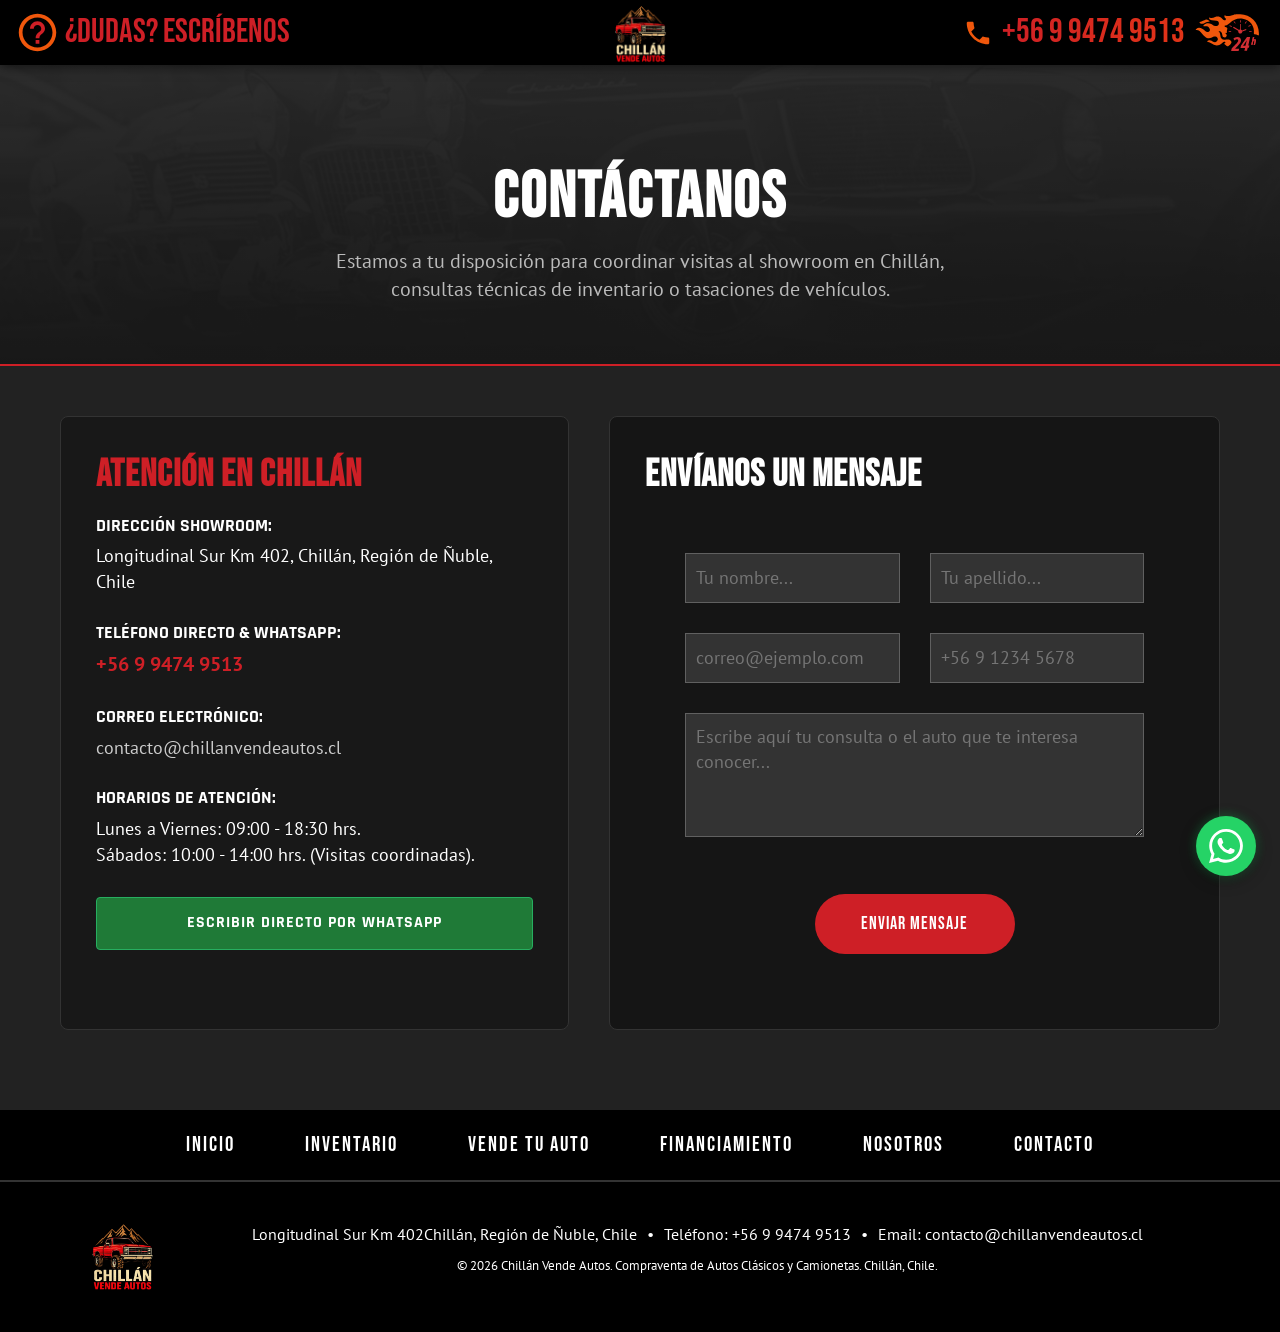
<file: contact/index.html>
<!DOCTYPE html><html lang="es-CL"><head>
<meta charset="utf-8">
<meta content="initial-scale=1,maximum-scale=5,user-scalable=yes" name="viewport">
<title>Contacto &amp; Ubicación | Chillán Vende Autos</title>
<meta content="Visítanos en Chillán o contáctanos por WhatsApp. Teléfonos, dirección, horarios de atención y atención personalizada." name="description">
<link rel="shortcut icon" href="../images/favicon.ico" type="image/x-icon">
<link rel="icon" type="image/png" href="../images/favicon.png">
<meta content="#000000" name="theme-color">

<link href="https://fonts.googleapis.com/css2?family=Bebas+Neue&amp;family=PT+Sans:ital,wght@0,400;0,700;1,400;1,700&amp;family=Rajdhani:wght@300;400;500;600;700&amp;display=swap" rel="stylesheet">
<link rel="stylesheet" media="all" href="../css/application-0290794144b5ae98ce8b2741a3038783.css">
<link rel="stylesheet" media="all" href="../css/chillan-custom.css">

<style>
.cva-page-banner {
  background: linear-gradient(rgba(0,0,0,0.8), rgba(0,0,0,0.9)), url('../images/car_bg-6dd2121bd8e216aea8c6fb5f91027f47.jpg') center/cover;
  padding: 160px 20px 60px 20px;
  text-align: center;
  border-bottom: 2px solid #ce1f26;
}
.cva-page-banner h1 {
  font-family: 'Bebas Neue', sans-serif;
  font-size: 64px;
  color: #fff;
  letter-spacing: 2px;
  margin: 0 0 10px 0;
}
.cva-page-banner p {
  color: #bbb;
  font-size: 20px;
  max-width: 650px;
  margin: 0 auto;
}
.cva-contact-grid {
  display: grid;
  grid-template-columns: 1fr 1.2fr;
  gap: 40px;
  max-width: 1200px;
  margin: 50px auto 80px auto;
  padding: 0 20px;
}
.cva-contact-info {
  background: #181818;
  border: 1px solid #333;
  padding: 35px;
  border-radius: 8px;
  color: #ddd;
}
.cva-contact-info h2 {
  font-family: 'Bebas Neue', sans-serif;
  font-size: 38px;
  color: #ce1f26;
  margin-top: 0;
}
.cva-info-block {
  margin-bottom: 25px;
}
.cva-info-block strong {
  display: block;
  color: #fff;
  font-family: 'Rajdhani', sans-serif;
  font-size: 18px;
  text-transform: uppercase;
  margin-bottom: 5px;
}
.cva-contact-form-card {
  background: #151515;
  border: 1px solid #333;
  padding: 35px;
  border-radius: 8px;
}
.cva-contact-form-card h2 {
  font-family: 'Bebas Neue', sans-serif;
  font-size: 38px;
  color: #fff;
  margin-top: 0;
}
@media (max-width: 850px) {
  .cva-contact-grid {
    grid-template-columns: 1fr;
  }
}
</style>

<script src="../js/jquery.min.js"></script>
<script src="../js/application-dd0b4217b93e1f67fc1bb25dbcafcc38.js"></script>
</head>
<body>

<div id="wrap">
  <!-- NAVIGATION BAR -->
  <div class="navigation-bar">
    <div class="vanguard-container">
      <a title="Chillán Vende Autos" class="vanguard-nav-logo" href="../"></a>
      <div class="logo-bg"></div>
      
      <div class="navigation-top-row">
        <div class="top-left">
          <div class="ask-question">
            <a title="Consultar" class="vanguard-question" href="../contact">¿Dudas? Escríbenos</a>
          </div>
          <div class="mobile-phone">
            <a title="Llámanos" href="tel:+56994749513">Llámanos</a>
          </div>
        </div>
        <div class="top-right">
          <div class="phone-number">
            <a title="Llamar" class="vanguard-phone" href="tel:+56994749513">
              <span>+56 9 9474 9513</span>
            </a>
          </div>
          <div class="mobile-menu-btn">
            <a title="Menú" href="#">Menú</a>
          </div>
        </div>
      </div>

      <div class="navigation-bottom-row">
        <ul class="navigation-link-bar">
          <li><a href="../">Inicio</a></li>
          <li><a href="../inventory">Inventario</a></li>
          <li><a href="../sell-us-your-car">Vende Tu Auto</a></li>
          <li><a href="../financing">Financiamiento</a></li>
          <li><a href="../about-us">Nosotros</a></li>
          <li class="current"><a href="../contact">Contacto</a></li>
        </ul>
      </div>
    </div>
  </div>

  <div id="content">
    <div class="cva-page-banner">
      <h1>Contáctanos</h1>
      <p>Estamos a tu disposición para coordinar visitas al showroom en Chillán, consultas técnicas de inventario o tasaciones de vehículos.</p>
    </div>

    <div class="cva-contact-grid">
      <!-- INFO COLUMN -->
      <div class="cva-contact-info">
        <h2>Atención en Chillán</h2>
        
        <div class="cva-info-block">
          <strong>Dirección Showroom:</strong>
          <span>Longitudinal Sur Km 402, Chillán, Región de Ñuble, Chile</span>
        </div>

        <div class="cva-info-block">
          <strong>Teléfono Directo &amp; WhatsApp:</strong>
          <span><a href="tel:+56994749513" style="color: #ce1f26; font-size: 20px; font-weight: bold;">+56 9 9474 9513</a></span>
        </div>

        <div class="cva-info-block">
          <strong>Correo Electrónico:</strong>
          <span><a href="mailto:contacto@chillanvendeautos.cl" style="color: #ccc;">contacto@chillanvendeautos.cl</a></span>
        </div>

        <div class="cva-info-block">
          <strong>Horarios de Atención:</strong>
          <span>Lunes a Viernes: 09:00 - 18:30 hrs.<br>Sábados: 10:00 - 14:00 hrs. (Visitas coordinadas).</span>
        </div>

        <div class="cva-info-block" style="margin-top: 30px;">
          <a href="https://wa.me/56994749513?text=Hola%20Chill%C3%A1n%20Vende%20Autos!%20Deseo%20coordinar%20una%20visita." target="_blank" rel="noopener" class="cva-btn-wsp" style="padding: 14px; font-size: 16px;">
            Escribir Directo por WhatsApp
          </a>
        </div>
      </div>

      <!-- FORM COLUMN -->
      <div class="cva-contact-form-card">
        <h2>Envíanos un Mensaje</h2>
        <form class="contact_form" action="#" method="post">
          <div class="form-body">
            <div class="form-body__column">
              <div class="form-group">
                <label>Nombre</label>
                <input type="text" name="contact[name]" required placeholder="Tu nombre...">
              </div>
            </div>
            <div class="form-body__column">
              <div class="form-group">
                <label>Apellido</label>
                <input type="text" name="contact[last_name]" required placeholder="Tu apellido...">
              </div>
            </div>
            <div class="form-body__column">
              <div class="form-group">
                <label>Correo Electrónico</label>
                <input type="email" name="contact[email]" required placeholder="correo@ejemplo.com">
              </div>
            </div>
            <div class="form-body__column">
              <div class="form-group">
                <label>Teléfono / WhatsApp</label>
                <input type="tel" name="contact[phone]" required placeholder="+56 9 1234 5678">
              </div>
            </div>
            <div class="form-body__2column">
              <div class="form-group text-box">
                <label>Mensaje o Consulta</label>
                <textarea rows="4" name="contact[comment]" required placeholder="Escribe aquí tu consulta o el auto que te interesa conocer..."></textarea>
              </div>
            </div>
            <div class="form-body__submit" style="margin-top: 20px;">
              <input type="submit" value="Enviar Mensaje" class="vanguard-btn no-shadow form-submit" style="font-size: 18px; padding: 12px 35px;">
            </div>
          </div>
        </form>

        <div class="contact-success l-flash-success" style="display:none; text-align: center; padding: 30px;">
          <h3 style="color: #27ae60; font-family: 'Bebas Neue', sans-serif; font-size: 32px;">¡Mensaje Enviado con Éxito!</h3>
          <p style="color: #ccc; font-size: 16px;">Gracias por contactar a Chillán Vende Autos. Te responderemos a la brevedad.</p>
        </div>
      </div>
    </div>
  </div>

  <!-- FOOTER -->
  <div id="footer">
    <div class="vanguard-wrap footer-top-row">
      <div class="footer-links">
        <ul class="navigation-link-bar">
          <li><a href="../">Inicio</a></li>
          <li><a href="../inventory">Inventario</a></li>
          <li><a href="../sell-us-your-car">Vende Tu Auto</a></li>
          <li><a href="../financing">Financiamiento</a></li>
          <li><a href="../about-us">Nosotros</a></li>
          <li><a href="../contact">Contacto</a></li>
        </ul>
      </div>
      <div class="footer-address">
        <div class="max-width">
          <div class="col-1">
            <img alt="Chillán Vende Autos" src="../images/chillan-logo-nav.png" style="max-height: 85px; width: auto;">
          </div>
          <div class="col-2">
            <span class="line-1">Longitudinal Sur Km 402</span>
            <span class="line-2">Chillán, Región de Ñuble, Chile</span>
            <span class="bp">•</span>
            <span class="footer-phone"><a href="tel:+56994749513">Teléfono: +56 9 9474 9513</a></span>
            <span class="bp">•</span>
            <span class="footer-phone"><a href="mailto:contacto@chillanvendeautos.cl">Email: contacto@chillanvendeautos.cl</a></span>
            <div class="privacy-row">
              <span>© 2026 Chillán Vende Autos. Compraventa de Autos Clásicos y Camionetas. Chillán, Chile.</span>
            </div>
          </div>
        </div>
      </div>
    </div>
  </div>
</div>

<a href="https://wa.me/56994749513?text=Hola%20Chill%C3%A1n%20Vende%20Autos!%20Me%20gustar%C3%ADa%20hacer%20una%20consulta." target="_blank" rel="noopener" class="cva-float-whatsapp" title="WhatsApp (+56 9 9474 9513)">
  <svg viewBox="0 0 24 24"><path d="M.057 24l1.687-6.163c-1.041-1.804-1.588-3.849-1.587-5.946.003-6.556 5.338-11.891 11.893-11.891 3.181.001 6.167 1.24 8.413 3.488 2.245 2.248 3.481 5.236 3.48 8.414-.003 6.557-5.338 11.892-11.893 11.892-1.99-.001-3.951-.5-5.688-1.448l-6.305 1.654zm6.597-3.807c1.676.995 3.276 1.591 5.392 1.592 5.448 0 9.886-4.434 9.889-9.885.002-5.462-4.415-9.89-9.881-9.892-5.452 0-9.887 4.434-9.889 9.884-.001 2.225.651 3.891 1.746 5.634l-.999 3.648 3.742-.981zm11.387-5.464c-.074-.124-.272-.198-.57-.347-.297-.149-1.758-.868-2.031-.967-.272-.099-.47-.149-.669.149-.198.297-.768.967-.941 1.165-.173.198-.347.223-.644.074-.297-.149-1.255-.462-2.39-1.475-.883-.788-1.48-1.761-1.653-2.059-.173-.297-.018-.458.13-.606.134-.133.297-.347.446-.521.151-.172.2-.296.3-.495.099-.198.05-.372-.025-.521-.075-.148-.669-1.611-.916-2.206-.242-.579-.487-.501-.669-.51l-.57-.01c-.198 0-.52.074-.792.372s-1.04 1.016-1.04 2.479 1.065 2.876 1.213 3.074c.149.198 2.095 3.2 5.076 4.487.709.306 1.263.489 1.694.626.712.226 1.36.194 1.872.118.571-.085 1.758-.719 2.006-1.413.248-.695.248-1.29.173-1.414z"/></svg>
</a>

<script src="../js/chillan-app.js"></script>
</body></html>
</file>
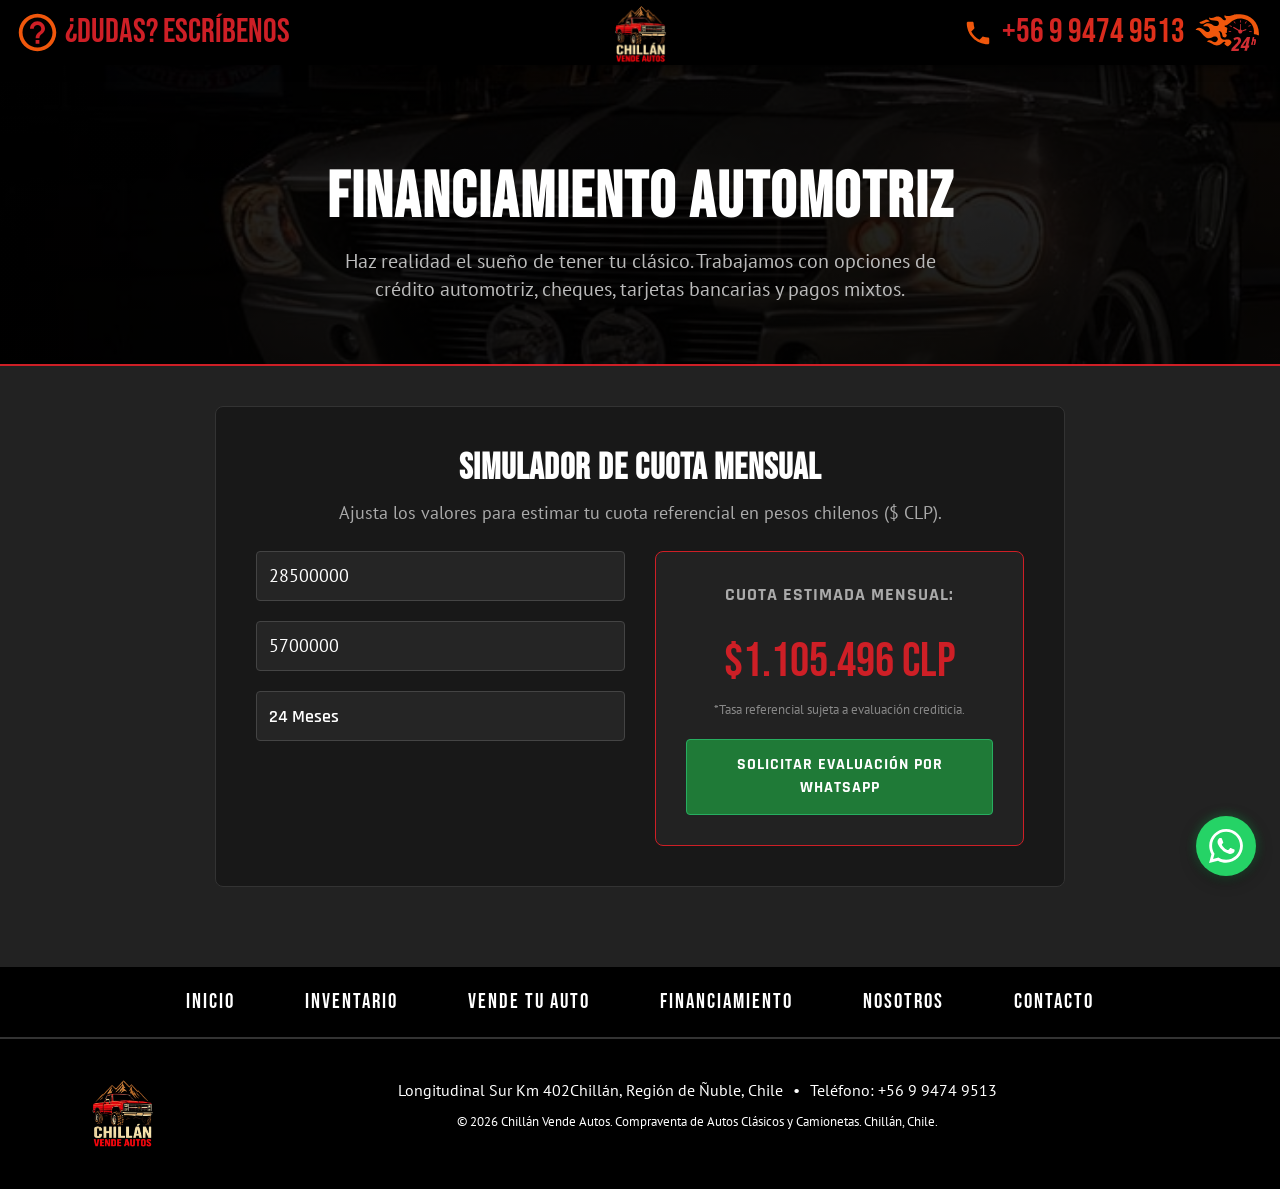
<file: financing/index.html>
<!DOCTYPE html><html lang="es-CL"><head>
<meta charset="utf-8">
<meta content="initial-scale=1,maximum-scale=5,user-scalable=yes" name="viewport">
<title>Financiamiento Automotriz | Chillán Vende Autos</title>
<meta content="Simula tu crédito automotriz para autos clásicos y camionetas en Chillán Vende Autos. Planes flexibles y asesoría en Chillán, Chile." name="description">
<link rel="shortcut icon" href="../images/favicon.ico" type="image/x-icon">
<link rel="icon" type="image/png" href="../images/favicon.png">
<meta content="#000000" name="theme-color">

<link href="https://fonts.googleapis.com/css2?family=Bebas+Neue&amp;family=PT+Sans:ital,wght@0,400;0,700;1,400;1,700&amp;family=Rajdhani:wght@300;400;500;600;700&amp;display=swap" rel="stylesheet">
<link rel="stylesheet" media="all" href="../css/application-0290794144b5ae98ce8b2741a3038783.css">
<link rel="stylesheet" media="all" href="../css/chillan-custom.css">

<style>
.cva-page-banner {
  background: linear-gradient(rgba(0,0,0,0.8), rgba(0,0,0,0.9)), url('../images/mustang-bg-m-bad9351e6ecd413ccca04f01d505806e.jpg') center/cover;
  padding: 160px 20px 60px 20px;
  text-align: center;
  border-bottom: 2px solid #ce1f26;
}
.cva-page-banner h1 {
  font-family: 'Bebas Neue', sans-serif;
  font-size: 64px;
  color: #fff;
  letter-spacing: 2px;
  margin: 0 0 10px 0;
}
.cva-page-banner p {
  color: #bbb;
  font-size: 20px;
  max-width: 650px;
  margin: 0 auto;
}
.cva-calc-box {
  max-width: 850px;
  margin: 40px auto 80px auto;
  background: #181818;
  border: 1px solid #333;
  border-radius: 8px;
  padding: 40px;
  color: #fff;
}
.cva-calc-grid {
  display: grid;
  grid-template-columns: 1fr 1fr;
  gap: 30px;
  margin-top: 25px;
}
.cva-calc-result {
  background: #222;
  border: 1px solid #ce1f26;
  border-radius: 8px;
  padding: 30px;
  text-align: center;
  display: flex;
  flex-direction: column;
  justify-content: center;
}
.cva-calc-result-number {
  font-family: 'Bebas Neue', sans-serif;
  font-size: 48px;
  color: #ce1f26;
  line-height: 1;
  margin: 15px 0;
}
</style>

<script src="../js/jquery.min.js"></script>
<script src="../js/application-dd0b4217b93e1f67fc1bb25dbcafcc38.js"></script>
</head>
<body>

<div id="wrap">
  <!-- NAVIGATION BAR -->
  <div class="navigation-bar">
    <div class="vanguard-container">
      <a title="Chillán Vende Autos" class="vanguard-nav-logo" href="../"></a>
      <div class="logo-bg"></div>
      
      <div class="navigation-top-row">
        <div class="top-left">
          <div class="ask-question">
            <a title="Consultar" class="vanguard-question" href="../contact">¿Dudas? Escríbenos</a>
          </div>
          <div class="mobile-phone">
            <a title="Llámanos" href="tel:+56994749513">Llámanos</a>
          </div>
        </div>
        <div class="top-right">
          <div class="phone-number">
            <a title="Llamar" class="vanguard-phone" href="tel:+56994749513">
              <span>+56 9 9474 9513</span>
            </a>
          </div>
          <div class="mobile-menu-btn">
            <a title="Menú" href="#">Menú</a>
          </div>
        </div>
      </div>

      <div class="navigation-bottom-row">
        <ul class="navigation-link-bar">
          <li><a href="../">Inicio</a></li>
          <li><a href="../inventory">Inventario</a></li>
          <li><a href="../sell-us-your-car">Vende Tu Auto</a></li>
          <li class="current"><a href="../financing">Financiamiento</a></li>
          <li><a href="../about-us">Nosotros</a></li>
          <li><a href="../contact">Contacto</a></li>
        </ul>
      </div>
    </div>
  </div>

  <div id="content">
    <div class="cva-page-banner">
      <h1>Financiamiento Automotriz</h1>
      <p>Haz realidad el sueño de tener tu clásico. Trabajamos con opciones de crédito automotriz, cheques, tarjetas bancarias y pagos mixtos.</p>
    </div>

    <!-- CALCULATOR -->
    <div class="cva-calc-box">
      <h2 style="font-family:'Bebas Neue',sans-serif; font-size:36px; color:#fff; text-align:center; margin:0 0 10px 0;">Simulador de Cuota Mensual</h2>
      <p style="text-align:center; color:#aaa; margin-bottom: 25px;">Ajusta los valores para estimar tu cuota referencial en pesos chilenos ($ CLP).</p>

      <div class="cva-calc-grid">
        <div>
          <div class="form-group" style="margin-bottom: 20px;">
            <label style="color:#ce1f26; font-weight:bold; font-family:'Rajdhani',sans-serif; font-size:16px;">VALOR DEL VEHÍCULO ($ CLP)</label>
            <input type="number" id="calc-car-price" value="28500000" step="500000" style="width:100%; background:#252525; border:1px solid #444; color:#fff; padding:12px; border-radius:4px; font-size:18px;">
          </div>
          <div class="form-group" style="margin-bottom: 20px;">
            <label style="color:#ce1f26; font-weight:bold; font-family:'Rajdhani',sans-serif; font-size:16px;">PIE INICIAL (MÍNIMO 20%)</label>
            <input type="number" id="calc-down-payment" value="5700000" step="500000" style="width:100%; background:#252525; border:1px solid #444; color:#fff; padding:12px; border-radius:4px; font-size:18px;">
          </div>
          <div class="form-group">
            <label style="color:#ce1f26; font-weight:bold; font-family:'Rajdhani',sans-serif; font-size:16px;">PLAZO EN CUOTAS</label>
            <select id="calc-term" style="width:100%; background:#252525; border:1px solid #444; color:#fff; padding:12px; border-radius:4px; font-size:18px;">
              <option value="12">12 Meses</option>
              <option value="24" selected>24 Meses</option>
              <option value="36">36 Meses</option>
              <option value="48">48 Meses</option>
            </select>
          </div>
        </div>

        <div class="cva-calc-result">
          <span style="color:#aaa; font-family:'Rajdhani',sans-serif; font-weight:700; text-transform:uppercase; letter-spacing:1px;">Cuota Estimada Mensual:</span>
          <div class="cva-calc-result-number" id="calc-result-val">$1.125.000 CLP</div>
          <span style="color:#888; font-size:13px; margin-bottom:20px;">*Tasa referencial sujeta a evaluación crediticia.</span>
          <a href="https://wa.me/56994749513?text=Hola%20Chill%C3%A1n%20Vende%20Autos!%20Quiero%20solicitar%20evaluaci%C3%B3n%20de%20financiamiento." target="_blank" rel="noopener" class="cva-btn-wsp" style="padding:14px; font-size:16px;">
            Solicitar Evaluación por WhatsApp
          </a>
        </div>
      </div>
    </div>
  </div>

  <!-- FOOTER -->
  <div id="footer">
    <div class="vanguard-wrap footer-top-row">
      <div class="footer-links">
        <ul class="navigation-link-bar">
          <li><a href="../">Inicio</a></li>
          <li><a href="../inventory">Inventario</a></li>
          <li><a href="../sell-us-your-car">Vende Tu Auto</a></li>
          <li><a href="../financing">Financiamiento</a></li>
          <li><a href="../about-us">Nosotros</a></li>
          <li><a href="../contact">Contacto</a></li>
        </ul>
      </div>
      <div class="footer-address">
        <div class="max-width">
          <div class="col-1">
            <img alt="Chillán Vende Autos" src="../images/chillan-logo-nav.png" style="max-height: 85px; width: auto;">
          </div>
          <div class="col-2">
            <span class="line-1">Longitudinal Sur Km 402</span>
            <span class="line-2">Chillán, Región de Ñuble, Chile</span>
            <span class="bp">•</span>
            <span class="footer-phone"><a href="tel:+56994749513">Teléfono: +56 9 9474 9513</a></span>
            <div class="privacy-row">
              <span>© 2026 Chillán Vende Autos. Compraventa de Autos Clásicos y Camionetas. Chillán, Chile.</span>
            </div>
          </div>
        </div>
      </div>
    </div>
  </div>
</div>

<a href="https://wa.me/56994749513?text=Hola%20Chill%C3%A1n%20Vende%20Autos!%20Consulta%20sobre%20financiamiento." target="_blank" rel="noopener" class="cva-float-whatsapp" title="WhatsApp (+56 9 9474 9513)">
  <svg viewBox="0 0 24 24"><path d="M.057 24l1.687-6.163c-1.041-1.804-1.588-3.849-1.587-5.946.003-6.556 5.338-11.891 11.893-11.891 3.181.001 6.167 1.24 8.413 3.488 2.245 2.248 3.481 5.236 3.48 8.414-.003 6.557-5.338 11.892-11.893 11.892-1.99-.001-3.951-.5-5.688-1.448l-6.305 1.654zm6.597-3.807c1.676.995 3.276 1.591 5.392 1.592 5.448 0 9.886-4.434 9.889-9.885.002-5.462-4.415-9.89-9.881-9.892-5.452 0-9.887 4.434-9.889 9.884-.001 2.225.651 3.891 1.746 5.634l-.999 3.648 3.742-.981zm11.387-5.464c-.074-.124-.272-.198-.57-.347-.297-.149-1.758-.868-2.031-.967-.272-.099-.47-.149-.669.149-.198.297-.768.967-.941 1.165-.173.198-.347.223-.644.074-.297-.149-1.255-.462-2.39-1.475-.883-.788-1.48-1.761-1.653-2.059-.173-.297-.018-.458.13-.606.134-.133.297-.347.446-.521.151-.172.2-.296.3-.495.099-.198.05-.372-.025-.521-.075-.148-.669-1.611-.916-2.206-.242-.579-.487-.501-.669-.51l-.57-.01c-.198 0-.52.074-.792.372s-1.04 1.016-1.04 2.479 1.065 2.876 1.213 3.074c.149.198 2.095 3.2 5.076 4.487.709.306 1.263.489 1.694.626.712.226 1.36.194 1.872.118.571-.085 1.758-.719 2.006-1.413.248-.695.248-1.29.173-1.414z"/></svg>
</a>

<script>
function updateCalc() {
  var price = parseFloat($('#calc-car-price').val()) || 0;
  var down = parseFloat($('#calc-down-payment').val()) || 0;
  var term = parseInt($('#calc-term').val()) || 24;
  var balance = Math.max(0, price - down);
  var monthlyRate = 0.0125; // 1.25% tasa mensual referencial
  var payment = balance * (monthlyRate * Math.pow(1 + monthlyRate, term)) / (Math.pow(1 + monthlyRate, term) - 1);
  if (isNaN(payment) || payment <= 0) payment = 0;
  $('#calc-result-val').text('$' + Math.round(payment).toLocaleString('es-CL') + ' CLP');
}
$('#calc-car-price, #calc-down-payment, #calc-term').on('input change', updateCalc);
updateCalc();
</script>
</body></html>
</file>
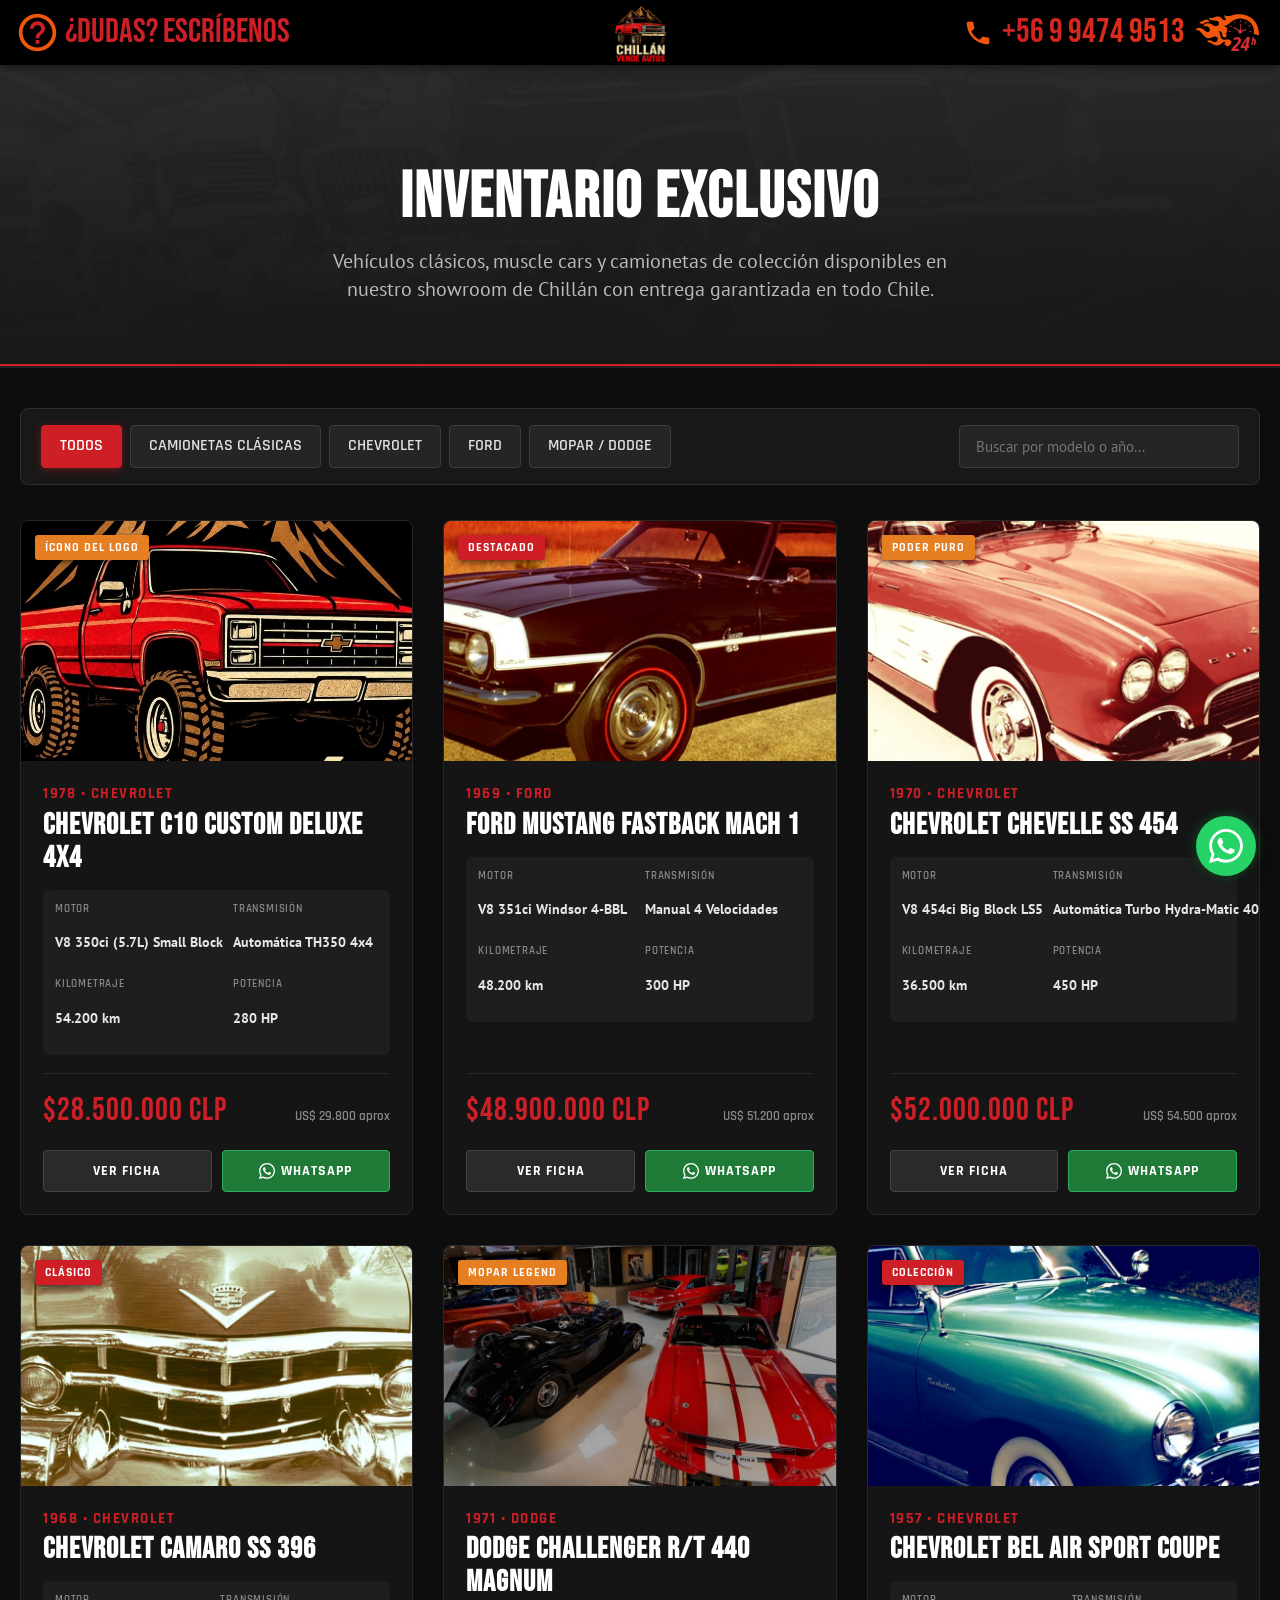
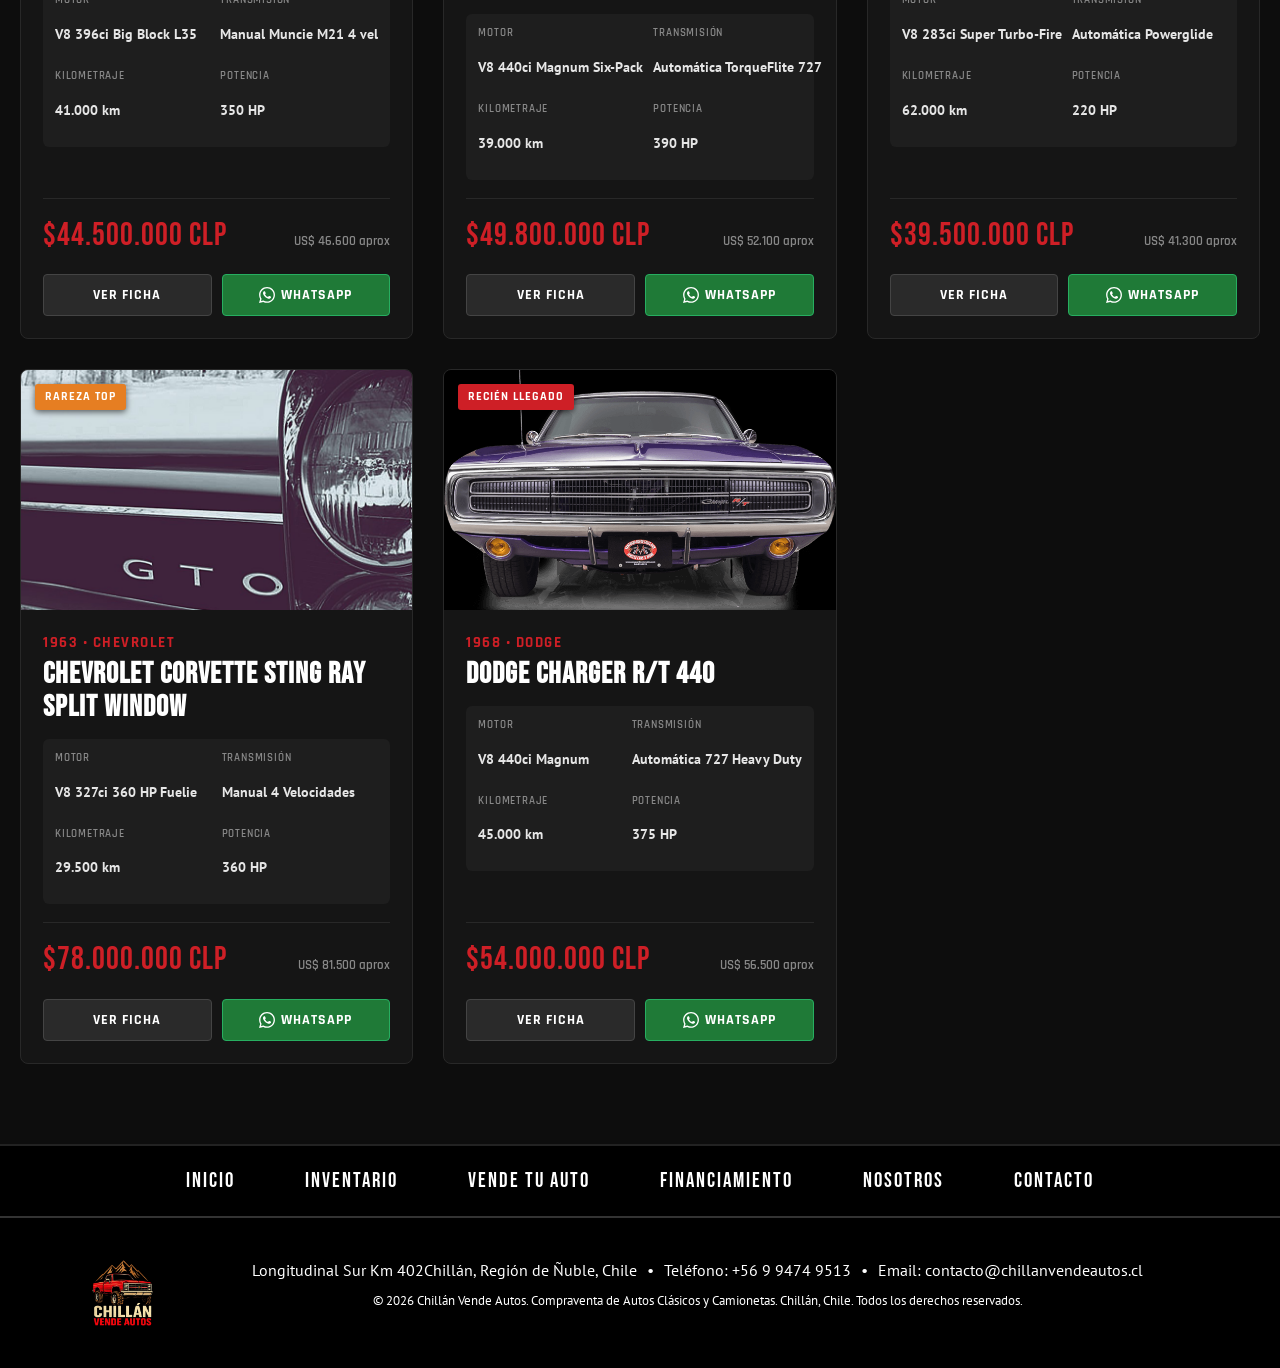
<file: inventory/index.html>
<!DOCTYPE html><html lang="es-CL"><head>
<meta charset="utf-8">
<meta content="initial-scale=1,maximum-scale=5,user-scalable=yes" name="viewport">
<title>Inventario de Autos Clásicos &amp; Camionetas | Chillán Vende Autos</title>
<meta content="Explora el inventario completo de autos clásicos, muscle cars y camionetas de colección en Chillán Vende Autos. Despacho seguro a todo Chile." name="description">
<link rel="shortcut icon" href="../images/favicon.ico" type="image/x-icon">
<link rel="icon" type="image/png" href="../images/favicon.png">
<meta content="#000000" name="theme-color">

<link href="https://fonts.googleapis.com/css2?family=Bebas+Neue&amp;family=PT+Sans:ital,wght@0,400;0,700;1,400;1,700&amp;family=Rajdhani:wght@300;400;500;600;700&amp;display=swap" rel="stylesheet">
<link rel="stylesheet" media="all" href="../css/application-0290794144b5ae98ce8b2741a3038783.css">
<link rel="stylesheet" media="all" href="../css/chillan-custom.css">

<style>
.cva-page-banner {
  background: linear-gradient(rgba(0,0,0,0.8), rgba(0,0,0,0.9)), url('../images/car_bg-6dd2121bd8e216aea8c6fb5f91027f47.jpg') center/cover;
  padding: 160px 20px 60px 20px;
  text-align: center;
  border-bottom: 2px solid #ce1f26;
}
.cva-page-banner h1 {
  font-family: 'Bebas Neue', sans-serif;
  font-size: 64px;
  color: #fff;
  letter-spacing: 2px;
  margin: 0 0 10px 0;
}
.cva-page-banner p {
  color: #bbb;
  font-size: 20px;
  max-width: 650px;
  margin: 0 auto;
}
</style>

<script src="../js/jquery.min.js"></script>
<script src="../js/application-dd0b4217b93e1f67fc1bb25dbcafcc38.js"></script>
</head>
<body>

<div id="wrap">
  <!-- NAVIGATION BAR -->
  <div class="navigation-bar">
    <div class="vanguard-container">
      <a title="Chillán Vende Autos" class="vanguard-nav-logo" href="../"></a>
      <div class="logo-bg"></div>
      
      <div class="navigation-top-row">
        <div class="top-left">
          <div class="ask-question">
            <a title="Consultar" class="vanguard-question" href="../contact">¿Dudas? Escríbenos</a>
          </div>
          <div class="mobile-phone">
            <a title="Llámanos" href="tel:+56994749513">Llámanos</a>
          </div>
        </div>
        <div class="top-right">
          <div class="phone-number">
            <a title="Llamar" class="vanguard-phone" href="tel:+56994749513">
              <span>+56 9 9474 9513</span>
            </a>
          </div>
          <div class="mobile-menu-btn">
            <a title="Menú" href="#">Menú</a>
          </div>
        </div>
      </div>

      <div class="navigation-bottom-row">
        <ul class="navigation-link-bar">
          <li><a href="../">Inicio</a></li>
          <li class="current"><a href="../inventory">Inventario</a></li>
          <li><a href="../sell-us-your-car">Vende Tu Auto</a></li>
          <li><a href="../financing">Financiamiento</a></li>
          <li><a href="../about-us">Nosotros</a></li>
          <li><a href="../contact">Contacto</a></li>
        </ul>
      </div>
    </div>
  </div>

  <div id="content">
    <div class="cva-page-banner">
      <h1>Inventario Exclusivo</h1>
      <p>Vehículos clásicos, muscle cars y camionetas de colección disponibles en nuestro showroom de Chillán con entrega garantizada en todo Chile.</p>
    </div>

    <!-- INVENTORY SHOWROOM -->
    <section class="cva-inventory-section" style="padding-top: 40px;">
      <div class="cva-container">
        
        <div class="cva-controls">
          <div class="cva-filter-pills">
            <button class="cva-pill-btn active" data-filter="all">Todos</button>
            <button class="cva-pill-btn" data-filter="camionetas">Camionetas Clásicas</button>
            <button class="cva-pill-btn" data-filter="chevrolet">Chevrolet</button>
            <button class="cva-pill-btn" data-filter="ford">Ford</button>
            <button class="cva-pill-btn" data-filter="mopar">Mopar / Dodge</button>
          </div>
          <div class="cva-search-wrap">
            <input type="text" id="cva-car-search" placeholder="Buscar por modelo o año...">
          </div>
        </div>

        <div class="cva-grid" id="cva-cars-grid">
          <!-- Populated by script -->
        </div>

      </div>
    </section>
  </div>

  <!-- FOOTER -->
  <div id="footer">
    <div class="vanguard-wrap footer-top-row">
      <div class="footer-links">
        <ul class="navigation-link-bar">
          <li><a href="../">Inicio</a></li>
          <li><a href="../inventory">Inventario</a></li>
          <li><a href="../sell-us-your-car">Vende Tu Auto</a></li>
          <li><a href="../financing">Financiamiento</a></li>
          <li><a href="../about-us">Nosotros</a></li>
          <li><a href="../contact">Contacto</a></li>
        </ul>
      </div>
      <div class="footer-address">
        <div class="max-width">
          <div class="col-1">
            <img alt="Chillán Vende Autos" src="../images/chillan-logo-nav.png" style="max-height: 85px; width: auto;">
          </div>
          <div class="col-2">
            <span class="line-1">Longitudinal Sur Km 402</span>
            <span class="line-2">Chillán, Región de Ñuble, Chile</span>
            <span class="bp">•</span>
            <span class="footer-phone"><a href="tel:+56994749513">Teléfono: +56 9 9474 9513</a></span>
            <span class="bp">•</span>
            <span class="footer-phone"><a href="mailto:contacto@chillanvendeautos.cl">Email: contacto@chillanvendeautos.cl</a></span>
            <div class="privacy-row">
              <span>© 2026 Chillán Vende Autos. Compraventa de Autos Clásicos y Camionetas. Chillán, Chile. Todos los derechos reservados.</span>
            </div>
          </div>
        </div>
      </div>
    </div>
  </div>
</div>

<!-- CAR DETAIL MODAL -->
<div class="modal fade" id="cva-car-modal" role="dialog" tabindex="-1">
  <div class="modal-dialog modal-dialog-centered" role="document">
    <div class="modal-content">
      <div class="modal-header">
        <button type="button" class="close" data-dismiss="modal" style="color: #fff; opacity: 0.8; font-size: 32px; position: absolute; right: 20px; top: 15px;">&times;</button>
        <h3 id="cva-modal-title">Detalle del Vehículo</h3>
      </div>
      <div class="modal-body">
        <div class="cva-modal-gallery">
          <img id="cva-modal-img" src="../images/car-c10.jpg" alt="Detalle del Auto">
        </div>
        <p id="cva-modal-desc" style="color: #ddd; font-size: 16px; line-height: 1.6;"></p>
        <table class="cva-modal-table">
          <tbody>
            <tr><th>Motor:</th><td id="cva-modal-engine"></td></tr>
            <tr><th>Transmisión:</th><td id="cva-modal-trans"></td></tr>
            <tr><th>Potencia:</th><td id="cva-modal-hp"></td></tr>
            <tr><th>Kilometraje:</th><td id="cva-modal-km"></td></tr>
            <tr><th>Color:</th><td id="cva-modal-color"></td></tr>
            <tr><th>Precio:</th><td id="cva-modal-price" style="color: #ce1f26; font-size: 20px;"></td></tr>
            <tr><th>Ubicación:</th><td>Showroom Chillán • Despacho a todo Chile</td></tr>
          </tbody>
        </table>
        <div class="cva-modal-footer-btns">
          <a id="cva-modal-wsp-btn" href="#" target="_blank" rel="noopener" class="cva-btn-wsp" style="padding: 14px 20px; font-size: 16px; flex: 1;">
            Consultar por WhatsApp
          </a>
          <button type="button" class="cva-btn-detail" data-dismiss="modal" style="padding: 14px 20px; font-size: 16px;">
            Cerrar Ficha
          </button>
        </div>
      </div>
    </div>
  </div>
</div>

<a href="https://wa.me/56994749513?text=Hola%20Chill%C3%A1n%20Vende%20Autos!%20Me%20gustar%C3%ADa%20hacer%20una%20consulta." target="_blank" rel="noopener" class="cva-float-whatsapp" title="WhatsApp (+56 9 9474 9513)">
  <svg viewBox="0 0 24 24"><path d="M.057 24l1.687-6.163c-1.041-1.804-1.588-3.849-1.587-5.946.003-6.556 5.338-11.891 11.893-11.891 3.181.001 6.167 1.24 8.413 3.488 2.245 2.248 3.481 5.236 3.48 8.414-.003 6.557-5.338 11.892-11.893 11.892-1.99-.001-3.951-.5-5.688-1.448l-6.305 1.654zm6.597-3.807c1.676.995 3.276 1.591 5.392 1.592 5.448 0 9.886-4.434 9.889-9.885.002-5.462-4.415-9.89-9.881-9.892-5.452 0-9.887 4.434-9.889 9.884-.001 2.225.651 3.891 1.746 5.634l-.999 3.648 3.742-.981zm11.387-5.464c-.074-.124-.272-.198-.57-.347-.297-.149-1.758-.868-2.031-.967-.272-.099-.47-.149-.669.149-.198.297-.768.967-.941 1.165-.173.198-.347.223-.644.074-.297-.149-1.255-.462-2.39-1.475-.883-.788-1.48-1.761-1.653-2.059-.173-.297-.018-.458.13-.606.134-.133.297-.347.446-.521.151-.172.2-.296.3-.495.099-.198.05-.372-.025-.521-.075-.148-.669-1.611-.916-2.206-.242-.579-.487-.501-.669-.51l-.57-.01c-.198 0-.52.074-.792.372s-1.04 1.016-1.04 2.479 1.065 2.876 1.213 3.074c.149.198 2.095 3.2 5.076 4.487.709.306 1.263.489 1.694.626.712.226 1.36.194 1.872.118.571-.085 1.758-.719 2.006-1.413.248-.695.248-1.29.173-1.414z"/></svg>
</a>

<script>
// Path adjustment for subfolder
window.CVA_IMG_PREFIX = '../';
</script>
<script src="../js/chillan-app.js"></script>

</body></html>
</file>
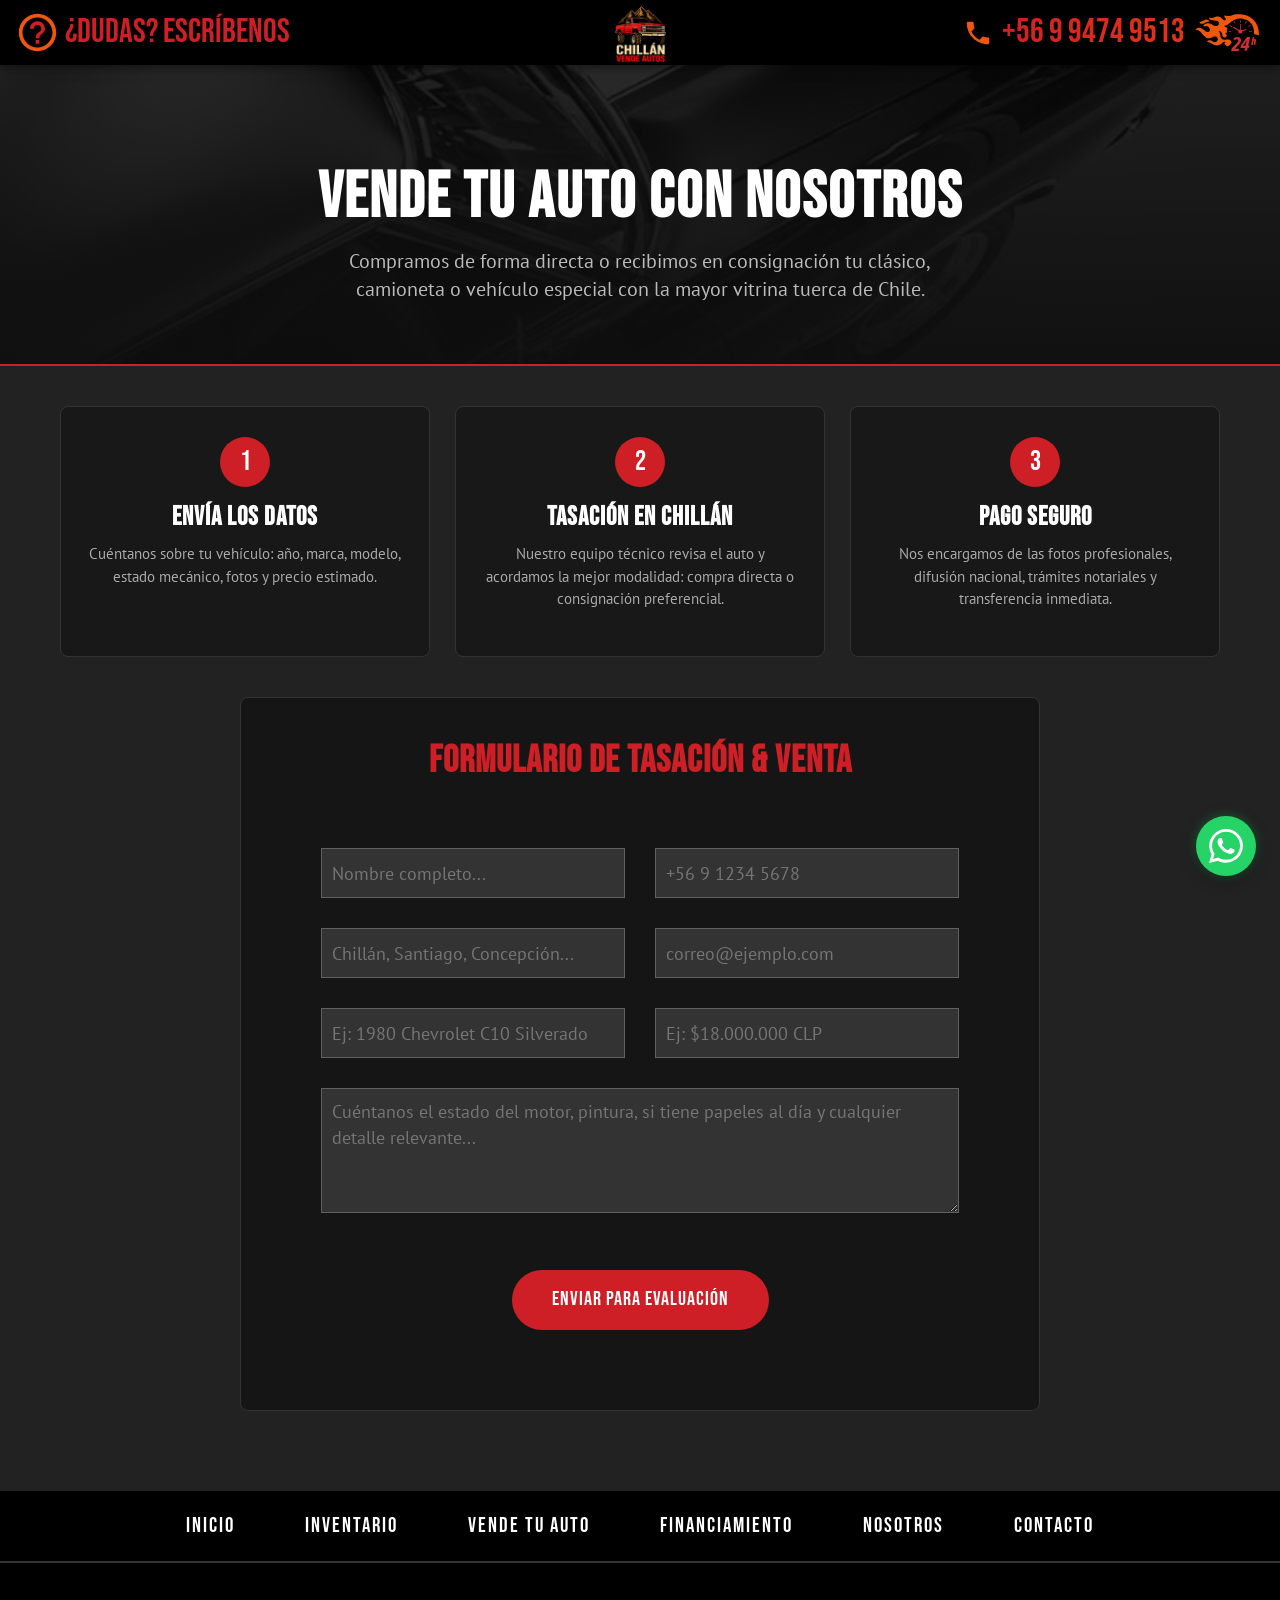
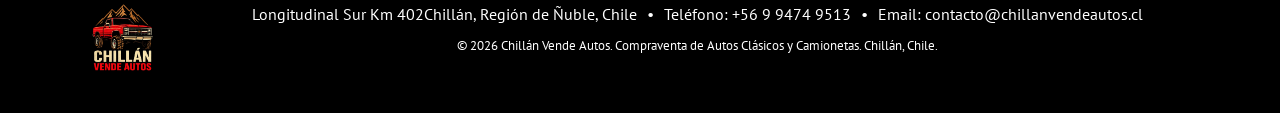
<file: sell-us-your-car/index.html>
<!DOCTYPE html><html lang="es-CL"><head>
<meta charset="utf-8">
<meta content="initial-scale=1,maximum-scale=5,user-scalable=yes" name="viewport">
<title>Vende Tu Auto Clásico o Camioneta | Chillán Vende Autos</title>
<meta content="Vende o consigna tu auto clásico con Chillán Vende Autos. Tasación técnica profesional en Chillán, vitrina a todo Chile y pago seguro." name="description">
<link rel="shortcut icon" href="../images/favicon.ico" type="image/x-icon">
<link rel="icon" type="image/png" href="../images/favicon.png">
<meta content="#000000" name="theme-color">

<link href="https://fonts.googleapis.com/css2?family=Bebas+Neue&amp;family=PT+Sans:ital,wght@0,400;0,700;1,400;1,700&amp;family=Rajdhani:wght@300;400;500;600;700&amp;display=swap" rel="stylesheet">
<link rel="stylesheet" media="all" href="../css/application-0290794144b5ae98ce8b2741a3038783.css">
<link rel="stylesheet" media="all" href="../css/chillan-custom.css">

<style>
.cva-page-banner {
  background: linear-gradient(rgba(0,0,0,0.8), rgba(0,0,0,0.9)), url('../images/chevelle-bg-m-f86bdb1dca85f81f01a3b59954fecbe3.jpg') center/cover;
  padding: 160px 20px 60px 20px;
  text-align: center;
  border-bottom: 2px solid #ce1f26;
}
.cva-page-banner h1 {
  font-family: 'Bebas Neue', sans-serif;
  font-size: 64px;
  color: #fff;
  letter-spacing: 2px;
  margin: 0 0 10px 0;
}
.cva-page-banner p {
  color: #bbb;
  font-size: 20px;
  max-width: 650px;
  margin: 0 auto;
}
.cva-sell-steps {
  display: grid;
  grid-template-columns: repeat(auto-fit, minmax(280px, 1fr));
  gap: 25px;
  margin: 40px auto;
  max-width: 1200px;
  padding: 0 20px;
}
.cva-step-card {
  background: #181818;
  border: 1px solid #333;
  padding: 30px 25px;
  border-radius: 8px;
  text-align: center;
}
.cva-step-num {
  width: 50px;
  height: 50px;
  line-height: 50px;
  border-radius: 50%;
  background: #ce1f26;
  color: #fff;
  font-family: 'Bebas Neue', sans-serif;
  font-size: 28px;
  margin: 0 auto 15px auto;
}
.cva-step-card h3 {
  font-family: 'Bebas Neue', sans-serif;
  font-size: 26px;
  color: #fff;
  margin-bottom: 10px;
}
.cva-step-card p {
  color: #aaa;
  font-size: 15px;
  line-height: 1.5;
}
.cva-form-container {
  max-width: 800px;
  margin: 40px auto 80px auto;
  background: #151515;
  border: 1px solid #333;
  border-radius: 8px;
  padding: 40px;
  color: #fff;
}
.cva-form-container h2 {
  font-family: 'Bebas Neue', sans-serif;
  font-size: 38px;
  color: #ce1f26;
  margin-bottom: 25px;
  text-align: center;
}
</style>

<script src="../js/jquery.min.js"></script>
<script src="../js/application-dd0b4217b93e1f67fc1bb25dbcafcc38.js"></script>
</head>
<body>

<div id="wrap">
  <!-- NAVIGATION BAR -->
  <div class="navigation-bar">
    <div class="vanguard-container">
      <a title="Chillán Vende Autos" class="vanguard-nav-logo" href="../"></a>
      <div class="logo-bg"></div>
      
      <div class="navigation-top-row">
        <div class="top-left">
          <div class="ask-question">
            <a title="Consultar" class="vanguard-question" href="../contact">¿Dudas? Escríbenos</a>
          </div>
          <div class="mobile-phone">
            <a title="Llámanos" href="tel:+56994749513">Llámanos</a>
          </div>
        </div>
        <div class="top-right">
          <div class="phone-number">
            <a title="Llamar" class="vanguard-phone" href="tel:+56994749513">
              <span>+56 9 9474 9513</span>
            </a>
          </div>
          <div class="mobile-menu-btn">
            <a title="Menú" href="#">Menú</a>
          </div>
        </div>
      </div>

      <div class="navigation-bottom-row">
        <ul class="navigation-link-bar">
          <li><a href="../">Inicio</a></li>
          <li><a href="../inventory">Inventario</a></li>
          <li class="current"><a href="../sell-us-your-car">Vende Tu Auto</a></li>
          <li><a href="../financing">Financiamiento</a></li>
          <li><a href="../about-us">Nosotros</a></li>
          <li><a href="../contact">Contacto</a></li>
        </ul>
      </div>
    </div>
  </div>

  <div id="content">
    <div class="cva-page-banner">
      <h1>Vende Tu Auto con Nosotros</h1>
      <p>Compramos de forma directa o recibimos en consignación tu clásico, camioneta o vehículo especial con la mayor vitrina tuerca de Chile.</p>
    </div>

    <!-- 3 STEPS -->
    <div class="cva-sell-steps">
      <div class="cva-step-card">
        <div class="cva-step-num">1</div>
        <h3>Envía los Datos</h3>
        <p>Cuéntanos sobre tu vehículo: año, marca, modelo, estado mecánico, fotos y precio estimado.</p>
      </div>
      <div class="cva-step-card">
        <div class="cva-step-num">2</div>
        <h3>Tasación en Chillán</h3>
        <p>Nuestro equipo técnico revisa el auto y acordamos la mejor modalidad: compra directa o consignación preferencial.</p>
      </div>
      <div class="cva-step-card">
        <div class="cva-step-num">3</div>
        <h3>Pago Seguro</h3>
        <p>Nos encargamos de las fotos profesionales, difusión nacional, trámites notariales y transferencia inmediata.</p>
      </div>
    </div>

    <!-- SUBMISSION FORM -->
    <div class="cva-form-container">
      <h2>Formulario de Tasación &amp; Venta</h2>
      <form class="contact_form" action="#" method="post">
        <div class="form-body">
          <div class="form-body__column">
            <div class="form-group">
              <label>Tu Nombre</label>
              <input type="text" name="contact[name]" required placeholder="Nombre completo...">
            </div>
          </div>
          <div class="form-body__column">
            <div class="form-group">
              <label>Teléfono / WhatsApp</label>
              <input type="tel" name="contact[phone]" required placeholder="+56 9 1234 5678">
            </div>
          </div>
          <div class="form-body__column">
            <div class="form-group">
              <label>Ciudad</label>
              <input type="text" name="contact[city]" required placeholder="Chillán, Santiago, Concepción...">
            </div>
          </div>
          <div class="form-body__column">
            <div class="form-group">
              <label>Correo Electrónico</label>
              <input type="email" name="contact[email]" required placeholder="correo@ejemplo.com">
            </div>
          </div>
          <div class="form-body__column">
            <div class="form-group">
              <label>Vehículo (Año, Marca, Modelo)</label>
              <input type="text" name="contact[car]" required placeholder="Ej: 1980 Chevrolet C10 Silverado">
            </div>
          </div>
          <div class="form-body__column">
            <div class="form-group">
              <label>Precio Estimado en Pesos Chilenos</label>
              <input type="text" name="contact[price]" placeholder="Ej: $18.000.000 CLP">
            </div>
          </div>
          <div class="form-body__2column">
            <div class="form-group text-box">
              <label>Detalles mecánicos, mejoras y estado de papeles</label>
              <textarea rows="4" name="contact[comment]" placeholder="Cuéntanos el estado del motor, pintura, si tiene papeles al día y cualquier detalle relevante..."></textarea>
            </div>
          </div>
          <div class="form-body__submit" style="text-align: center; margin-top: 20px;">
            <input type="submit" value="Enviar para Evaluación" class="vanguard-btn no-shadow form-submit" style="font-size: 20px; padding: 14px 40px;">
          </div>
        </div>
      </form>

      <div class="contact-success l-flash-success" style="display:none; text-align: center; padding: 30px;">
        <h3 style="color: #27ae60; font-family: 'Bebas Neue', sans-serif; font-size: 32px;">¡Solicitud Enviada con Éxito!</h3>
        <p style="color: #ccc; font-size: 16px;">Un tasador de Chillán Vende Autos revisará tus antecedentes y te contactará en menos de 24 horas.</p>
        <a class="vanguard-btn" href="../inventory" style="margin-top: 20px;">Ver Catálogo Actual</a>
      </div>
    </div>
  </div>

  <!-- FOOTER -->
  <div id="footer">
    <div class="vanguard-wrap footer-top-row">
      <div class="footer-links">
        <ul class="navigation-link-bar">
          <li><a href="../">Inicio</a></li>
          <li><a href="../inventory">Inventario</a></li>
          <li><a href="../sell-us-your-car">Vende Tu Auto</a></li>
          <li><a href="../financing">Financiamiento</a></li>
          <li><a href="../about-us">Nosotros</a></li>
          <li><a href="../contact">Contacto</a></li>
        </ul>
      </div>
      <div class="footer-address">
        <div class="max-width">
          <div class="col-1">
            <img alt="Chillán Vende Autos" src="../images/chillan-logo-nav.png" style="max-height: 85px; width: auto;">
          </div>
          <div class="col-2">
            <span class="line-1">Longitudinal Sur Km 402</span>
            <span class="line-2">Chillán, Región de Ñuble, Chile</span>
            <span class="bp">•</span>
            <span class="footer-phone"><a href="tel:+56994749513">Teléfono: +56 9 9474 9513</a></span>
            <span class="bp">•</span>
            <span class="footer-phone"><a href="mailto:contacto@chillanvendeautos.cl">Email: contacto@chillanvendeautos.cl</a></span>
            <div class="privacy-row">
              <span>© 2026 Chillán Vende Autos. Compraventa de Autos Clásicos y Camionetas. Chillán, Chile.</span>
            </div>
          </div>
        </div>
      </div>
    </div>
  </div>
</div>

<a href="https://wa.me/56994749513?text=Hola%20Chill%C3%A1n%20Vende%20Autos!%20Quiero%20vender%20o%20consignar%20mi%20auto." target="_blank" rel="noopener" class="cva-float-whatsapp" title="WhatsApp (+56 9 9474 9513)">
  <svg viewBox="0 0 24 24"><path d="M.057 24l1.687-6.163c-1.041-1.804-1.588-3.849-1.587-5.946.003-6.556 5.338-11.891 11.893-11.891 3.181.001 6.167 1.24 8.413 3.488 2.245 2.248 3.481 5.236 3.48 8.414-.003 6.557-5.338 11.892-11.893 11.892-1.99-.001-3.951-.5-5.688-1.448l-6.305 1.654zm6.597-3.807c1.676.995 3.276 1.591 5.392 1.592 5.448 0 9.886-4.434 9.889-9.885.002-5.462-4.415-9.89-9.881-9.892-5.452 0-9.887 4.434-9.889 9.884-.001 2.225.651 3.891 1.746 5.634l-.999 3.648 3.742-.981zm11.387-5.464c-.074-.124-.272-.198-.57-.347-.297-.149-1.758-.868-2.031-.967-.272-.099-.47-.149-.669.149-.198.297-.768.967-.941 1.165-.173.198-.347.223-.644.074-.297-.149-1.255-.462-2.39-1.475-.883-.788-1.48-1.761-1.653-2.059-.173-.297-.018-.458.13-.606.134-.133.297-.347.446-.521.151-.172.2-.296.3-.495.099-.198.05-.372-.025-.521-.075-.148-.669-1.611-.916-2.206-.242-.579-.487-.501-.669-.51l-.57-.01c-.198 0-.52.074-.792.372s-1.04 1.016-1.04 2.479 1.065 2.876 1.213 3.074c.149.198 2.095 3.2 5.076 4.487.709.306 1.263.489 1.694.626.712.226 1.36.194 1.872.118.571-.085 1.758-.719 2.006-1.413.248-.695.248-1.29.173-1.414z"/></svg>
</a>

<script src="../js/chillan-app.js"></script>
</body></html>
</file>
<file: css/chillan-custom.css>
/* ==========================================================================
   CHILLÁN VENDE AUTOS - Custom Brand Styles & Extensions
   Compraventa de Autos Clásicos y Seleccionados - Chillán, Chile
   ========================================================================== */

/* 1. BRAND LOGO IN NAVIGATION */
.navigation-bar .vanguard-container .vanguard-nav-logo {
  background-image: url('../images/chillan-logo-nav.png') !important;
  background-size: contain !important;
  background-repeat: no-repeat !important;
  background-position: center !important;
  width: 145px !important;
  height: 98px !important;
  top: 8px !important;
  transition: all 0.35s ease-in-out !important;
}

.navigation-bar.compress-nav .vanguard-container .vanguard-nav-logo,
.navigation-bar .vanguard-container .vanguard-nav-logo.small {
  top: 3px !important;
  width: 82px !important;
  height: 58px !important;
}

@media (max-width: 991px) {
  .navigation-bar .vanguard-container .vanguard-nav-logo {
    top: 5px !important;
    width: 85px !important;
    height: 54px !important;
  }
}

/* 2. SECTION BACKGROUNDS (FALLBACK & LOCAL ASSETS) */
.hp-section-row.find {
  background-image: url('../images/mustang-bg-m-bad9351e6ecd413ccca04f01d505806e.jpg') !important;
  background-size: cover !important;
  background-position: center right !important;
}

.hp-section-row.sell {
  background-image: url('../images/chevelle-bg-m-f86bdb1dca85f81f01a3b59954fecbe3.jpg') !important;
  background-size: cover !important;
  background-position: center right !important;
}

.hp-section-row.reviews {
  background-image: url('../images/reviews-bg-m-7b5085d3b649e06f6f4e3995b59207ba.jpg') !important;
  background-size: cover !important;
}

.hp-section-row.about {
  background-image: url('../images/about-video-bg-fdfa24c8e8f0465867ed625b5a19ca4f.jpg') !important;
  background-size: cover !important;
  background-position: center bottom !important;
}

.hp-section-row.news-floor {
  background-image: url('../images/car_bg-6dd2121bd8e216aea8c6fb5f91027f47.jpg') !important;
  background-size: cover !important;
  background-position: center !important;
}

/* 3. HERO ENHANCEMENTS */
.cycler-box .text-box h1.shadow {
  text-shadow: 0 4px 15px rgba(0, 0, 0, 0.9), 0 1px 3px rgba(0,0,0,0.8);
  letter-spacing: 1px;
}

.cycler-box .text-box {
  z-index: 10;
}

/* 4. SHOWROOM & INVENTORY SHOWCASE */
.cva-inventory-section {
  width: 100%;
  background: #0d0d0d;
  padding: 60px 20px 80px 20px;
  position: relative;
  border-top: 2px solid #222;
  border-bottom: 2px solid #222;
}

.cva-container {
  max-width: 1300px;
  margin: 0 auto;
}

.cva-header {
  text-align: center;
  margin-bottom: 40px;
}

.cva-badge-pill {
  display: inline-block;
  background: #ce1f26;
  color: #fff;
  font-family: 'Rajdhani', sans-serif;
  font-weight: 700;
  font-size: 14px;
  text-transform: uppercase;
  letter-spacing: 2px;
  padding: 6px 16px;
  border-radius: 20px;
  margin-bottom: 15px;
}

.cva-header h2 {
  font-family: 'Bebas Neue', Arial, sans-serif;
  font-size: 56px;
  color: #ffffff;
  letter-spacing: 2px;
  margin: 0 0 10px 0;
  line-height: 1;
}

.cva-header p {
  color: #aaa;
  font-size: 18px;
  max-width: 700px;
  margin: 0 auto;
}

/* Filter and Search Bar */
.cva-controls {
  display: flex;
  flex-wrap: wrap;
  align-items: center;
  justify-content: space-between;
  gap: 15px;
  margin-bottom: 35px;
  background: #181818;
  padding: 16px 20px;
  border-radius: 8px;
  border: 1px solid #2e2e2e;
}

.cva-filter-pills {
  display: flex;
  flex-wrap: wrap;
  gap: 8px;
}

.cva-pill-btn {
  background: #252525;
  color: #e0e0e0;
  border: 1px solid #3d3d3d;
  padding: 9px 18px;
  font-family: 'Rajdhani', sans-serif;
  font-weight: 600;
  font-size: 16px;
  cursor: pointer;
  border-radius: 4px;
  transition: all 0.2s ease;
  text-transform: uppercase;
}

.cva-pill-btn:hover,
.cva-pill-btn.active {
  background: #ce1f26;
  border-color: #ce1f26;
  color: #ffffff;
  box-shadow: 0 2px 10px rgba(206, 31, 38, 0.4);
}

.cva-search-wrap {
  position: relative;
  min-width: 280px;
}

.cva-search-wrap input {
  width: 100%;
  background: #252525;
  border: 1px solid #3d3d3d;
  color: #fff;
  padding: 10px 40px 10px 16px;
  border-radius: 4px;
  font-size: 15px;
  outline: none;
  transition: border-color 0.2s;
}

.cva-search-wrap input:focus {
  border-color: #ce1f26;
}

.cva-search-wrap svg {
  position: absolute;
  right: 12px;
  top: 50%;
  transform: translateY(-50%);
  width: 18px;
  height: 18px;
  fill: #888;
  pointer-events: none;
}

/* Car Cards Grid */
.cva-grid {
  display: grid;
  grid-template-columns: repeat(auto-fill, minmax(360px, 1fr));
  gap: 30px;
}

.cva-card {
  background: #151515;
  border: 1px solid #282828;
  border-radius: 8px;
  overflow: hidden;
  transition: transform 0.3s ease, box-shadow 0.3s ease, border-color 0.3s ease;
  display: flex;
  flex-direction: column;
}

.cva-card:hover {
  transform: translateY(-6px);
  border-color: #ce1f26;
  box-shadow: 0 12px 28px rgba(0, 0, 0, 0.8), 0 0 15px rgba(206, 31, 38, 0.25);
}

.cva-card-img-wrap {
  position: relative;
  width: 100%;
  height: 240px;
  overflow: hidden;
  background: #000;
}

.cva-card-img-wrap img {
  width: 100%;
  height: 100%;
  object-fit: cover;
  transition: transform 0.5s ease;
}

.cva-card:hover .cva-card-img-wrap img {
  transform: scale(1.06);
}

.cva-badge {
  position: absolute;
  top: 14px;
  left: 14px;
  background: #ce1f26;
  color: #fff;
  font-family: 'Rajdhani', sans-serif;
  font-weight: 700;
  font-size: 12px;
  padding: 4px 10px;
  text-transform: uppercase;
  border-radius: 3px;
  letter-spacing: 1px;
  box-shadow: 0 2px 6px rgba(0,0,0,0.6);
}

.cva-badge.featured {
  background: #e67e22;
}

.cva-card-body {
  padding: 22px;
  display: flex;
  flex-direction: column;
  flex-grow: 1;
}

.cva-card-year {
  color: #ce1f26;
  font-family: 'Rajdhani', sans-serif;
  font-weight: 700;
  font-size: 15px;
  letter-spacing: 1.5px;
  text-transform: uppercase;
  margin-bottom: 4px;
}

.cva-card-title {
  font-family: 'Bebas Neue', Arial, sans-serif;
  font-size: 30px;
  color: #ffffff;
  margin: 0 0 15px 0;
  letter-spacing: 1px;
  line-height: 1.1;
}

.cva-card-specs {
  display: grid;
  grid-template-columns: 1fr 1fr;
  gap: 10px;
  background: #1e1e1e;
  padding: 12px;
  border-radius: 6px;
  margin-bottom: 18px;
}

.cva-spec-item {
  display: flex;
  flex-direction: column;
}

.cva-spec-label {
  font-size: 11px;
  color: #888;
  text-transform: uppercase;
  letter-spacing: 0.8px;
  font-family: 'Rajdhani', sans-serif;
  font-weight: 600;
}

.cva-spec-val {
  color: #e6e6e6;
  font-size: 14px;
  font-weight: 700;
  white-space: nowrap;
  overflow: hidden;
  text-overflow: ellipsis;
}

.cva-card-price-row {
  display: flex;
  align-items: baseline;
  justify-content: space-between;
  margin-top: auto;
  padding-top: 14px;
  border-top: 1px solid #282828;
  margin-bottom: 16px;
}

.cva-price-clp {
  font-family: 'Bebas Neue', Arial, sans-serif;
  font-size: 32px;
  color: #ce1f26;
  letter-spacing: 1px;
}

.cva-price-usd {
  font-size: 13px;
  color: #888;
  font-family: 'Rajdhani', sans-serif;
  font-weight: 600;
}

.cva-card-actions {
  display: grid;
  grid-template-columns: 1fr 1fr;
  gap: 10px;
}

.cva-btn-detail {
  background: #2a2a2a;
  color: #fff;
  border: 1px solid #444;
  padding: 10px 14px;
  border-radius: 4px;
  font-family: 'Rajdhani', sans-serif;
  font-weight: 700;
  font-size: 14px;
  text-align: center;
  text-transform: uppercase;
  letter-spacing: 1px;
  cursor: pointer;
  transition: all 0.2s ease;
  text-decoration: none !important;
}

.cva-btn-detail:hover {
  background: #ce1f26;
  border-color: #ce1f26;
  color: #fff;
}

.cva-btn-wsp {
  background: #1f7a37;
  color: #fff;
  border: 1px solid #27ae60;
  padding: 10px 14px;
  border-radius: 4px;
  font-family: 'Rajdhani', sans-serif;
  font-weight: 700;
  font-size: 14px;
  text-align: center;
  text-transform: uppercase;
  letter-spacing: 1px;
  cursor: pointer;
  transition: all 0.2s ease;
  text-decoration: none !important;
  display: flex;
  align-items: center;
  justify-content: center;
  gap: 6px;
}

.cva-btn-wsp:hover {
  background: #27ae60;
  color: #fff;
  box-shadow: 0 2px 10px rgba(39, 174, 96, 0.4);
}

/* 5. FLOATING WHATSAPP BUTTON */
.cva-float-whatsapp {
  position: fixed;
  bottom: 24px;
  right: 24px;
  width: 60px;
  height: 60px;
  background-color: #25d366;
  color: #ffffff;
  border-radius: 50%;
  display: flex;
  align-items: center;
  justify-content: center;
  box-shadow: 0 4px 16px rgba(0, 0, 0, 0.4), 0 0 12px rgba(37, 211, 102, 0.4);
  z-index: 9999;
  cursor: pointer;
  transition: transform 0.3s ease, box-shadow 0.3s ease;
  text-decoration: none !important;
}

.cva-float-whatsapp:hover {
  transform: scale(1.1);
  box-shadow: 0 6px 20px rgba(0, 0, 0, 0.5), 0 0 18px rgba(37, 211, 102, 0.6);
  color: #fff;
}

.cva-float-whatsapp svg {
  width: 34px;
  height: 34px;
  fill: #fff;
}

/* 6. SOCIAL FEED GRID (EN NUESTRAS REDES) */
.cva-social-grid {
  display: grid;
  grid-template-columns: repeat(auto-fit, minmax(280px, 1fr));
  gap: 20px;
  width: 100%;
  margin-top: 30px;
}

.cva-social-post {
  background: #181818;
  border: 1px solid #333;
  border-radius: 8px;
  overflow: hidden;
  transition: transform 0.3s ease;
}

.cva-social-post:hover {
  transform: translateY(-4px);
  border-color: #ce1f26;
}

.cva-social-post img {
  width: 100%;
  height: 200px;
  object-fit: cover;
}

.cva-social-caption {
  padding: 15px;
  color: #ccc;
  font-size: 14px;
  line-height: 1.4;
}

.cva-social-tag {
  color: #ce1f26;
  font-weight: 700;
  display: block;
  margin-top: 8px;
}

/* 7. CAR DETAIL MODAL */
#cva-car-modal .modal-dialog {
  max-width: 850px;
}

#cva-car-modal .modal-content {
  background: #141414;
  border: 1px solid #ce1f26;
  border-radius: 8px;
  color: #fff;
}

#cva-car-modal .modal-header {
  border-bottom: 1px solid #333;
  padding: 20px;
  position: relative;
}

#cva-car-modal .modal-header h3 {
  font-family: 'Bebas Neue', Arial, sans-serif;
  font-size: 36px;
  margin: 0;
  color: #fff;
  letter-spacing: 1px;
}

#cva-car-modal .modal-body {
  padding: 24px;
}

.cva-modal-gallery {
  width: 100%;
  height: 380px;
  border-radius: 6px;
  overflow: hidden;
  background: #000;
  margin-bottom: 20px;
}

.cva-modal-gallery img {
  width: 100%;
  height: 100%;
  object-fit: cover;
}

.cva-modal-table {
  width: 100%;
  border-collapse: collapse;
  margin: 20px 0;
}

.cva-modal-table th,
.cva-modal-table td {
  padding: 10px 14px;
  border-bottom: 1px solid #282828;
  font-size: 15px;
}

.cva-modal-table th {
  color: #999;
  text-align: left;
  font-family: 'Rajdhani', sans-serif;
  text-transform: uppercase;
  width: 40%;
}

.cva-modal-table td {
  color: #fff;
  font-weight: 600;
}

.cva-modal-footer-btns {
  display: flex;
  gap: 15px;
  margin-top: 25px;
}

/* Newsletter Input Styling */
.cva-newsletter-box {
  display: flex;
  gap: 10px;
  margin-top: 20px;
  max-width: 480px;
}

.cva-newsletter-box input {
  flex: 1;
  background: #222;
  border: 1px solid #555;
  color: #fff;
  padding: 12px 16px;
  border-radius: 4px;
  font-size: 16px;
  outline: none;
}

.cva-newsletter-box input:focus {
  border-color: #ce1f26;
}

.cva-newsletter-box button {
  background: #ce1f26;
  color: #fff;
  border: none;
  padding: 12px 24px;
  font-family: 'Rajdhani', sans-serif;
  font-weight: 700;
  font-size: 16px;
  text-transform: uppercase;
  border-radius: 4px;
  cursor: pointer;
  transition: background 0.2s;
}

.cva-newsletter-box button:hover {
  background: #a90707;
}

/* Responsive adjustments */
@media (max-width: 768px) {
  .cva-grid {
    grid-template-columns: 1fr;
  }
  .cva-controls {
    flex-direction: column;
    align-items: stretch;
  }
  .cva-search-wrap {
    min-width: 100%;
  }
  .cva-modal-gallery {
    height: 240px;
  }
  .cva-modal-footer-btns {
    flex-direction: column;
  }
}
</file>
